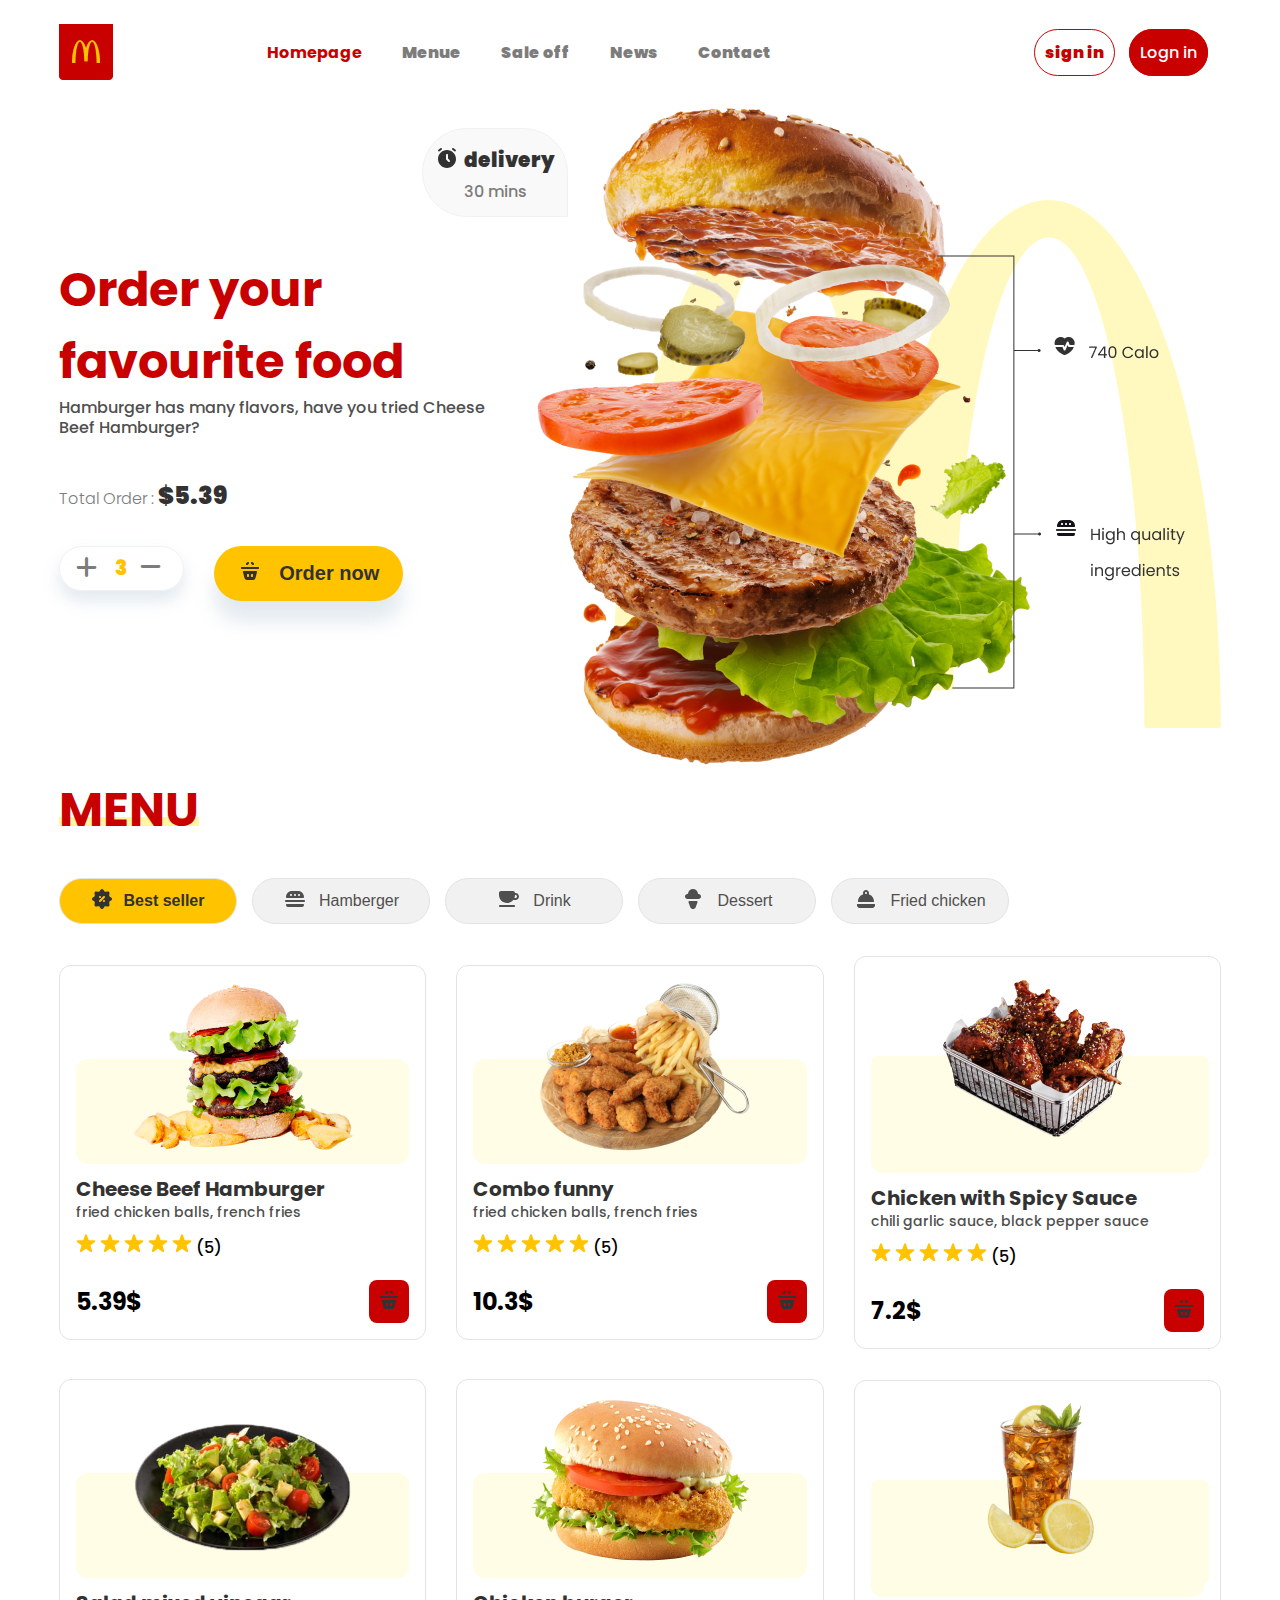
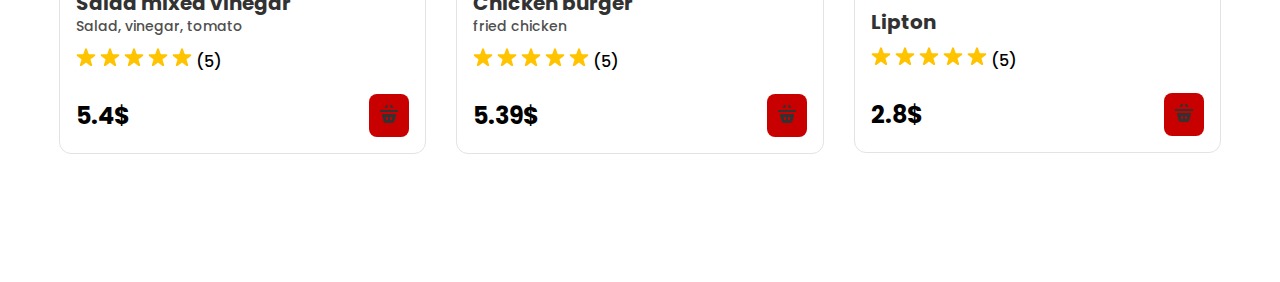
<file: index.html>
<!DOCTYPE html>
<html lang="en">
  <head>
    <meta charset="UTF-8" />
    <meta name="viewport" content="width=device-width, initial-scale=1.0" />
    <title>food.project</title>
    <link rel="stylesheet" href="style.css" />
    <link
      rel="stylesheet"
      href="https://cdnjs.cloudflare.com/ajax/libs/font-awesome/6.7.2/css/all.min.css"
    />
    <link rel="stylesheet" href="Media.css" />
  </head>
  <body>
    <header class="main-header">
      <div class="container-site">
        <div class="navigation">
          <img src="imgs/lgo.png" alt="" />
          <ul>
            <li><a href="#">Homepage</a></li>
            <li><a href="#">Menue</a></li>
            <li><a href="#">Sale off</a></li>
            <li><a href="#">News</a></li>
            <li><a href="#">Contact</a></li>
          </ul>
          <div class="link-navigation">
            <a href="">sign in</a>
            <a href="">Logn in</a>
          </div>
          <div class="icon-menu">
            <input type="checkbox" name="menu" id="menu" hidden />
            <label for="menu">
              <img src="imgs/Shape.png" alt="" class="img-icon" />
              <i
                class="fa fa-close"
                id="close-icon"
                style="font-size: 32px"
              ></i>
            </label>
            <ul class="nav-menu-sidebar">
              <li><a href="#">Homepage</a></li>
              <li><a href="#">Menue</a></li>
              <li><a href="#">Sale off</a></li>
              <li><a href="#">News</a></li>
              <li><a href="#">Contact</a></li>
            </ul>
          </div>
        </div>
        <div class="header-bottom">
          <div class="content-left">
            <h1>Order your favourite food</h1>
            <p>
              Hamburger has many flavors, have you tried Cheese Beef Hamburger?
            </p>
            <div class="order-food order-food-desktop">
              <div class="text-price-order">
                <span>Total Order :</span>
                <span>$5.39</span>
              </div>
              <div class="action-order">
                <div class="btn-action-order">
                  <i class="fa fa-plus btn-minus" style="font-size: 24px"></i>

                  <span>3</span>
                  <i style="font-size: 24px" class="fa btn-minus">&#xf068;</i>
                </div>

                <button class="order-now">
                  <img src="imgs/Shopping Basket.png" alt="" />
                  <p>Order now</p>
                </button>
              </div>
            </div>
          </div>
          <div class="content-right">
            <img src="imgs/Group 15 (2).png" alt="" />
            <div class="svg-delivery">
              <div>
                <svg
                  width="24"
                  height="24"
                  viewBox="0 0 24 24"
                  fill="none"
                  xmlns="http://www.w3.org/2000/svg"
                >
                  <path
                    fill-rule="evenodd"
                    clip-rule="evenodd"
                    d="M3 13C3 8.02944 7.02944 4 12 4C16.9706 4 21 8.02944 21 13C21 17.9706 16.9706 22 12 22C7.02944 22 3 17.9706 3 13ZM13 9C13 8.44772 12.5523 8 12 8C11.4477 8 11 8.44772 11 9V13C11 13.2652 11.1054 13.5196 11.2929 13.7071L13.2929 15.7071C13.6834 16.0976 14.3166 16.0976 14.7071 15.7071C15.0976 15.3166 15.0976 14.6834 14.7071 14.2929L13 12.5858V9Z"
                    fill="#323232"
                  />
                  <path
                    d="M4.60006 5.30006C4.15823 5.63143 3.53143 5.54189 3.20006 5.10006C2.86869 4.65823 2.95823 4.03143 3.40006 3.70006L5.40006 2.20006C5.84189 1.86869 6.46869 1.95823 6.80006 2.40006C7.13143 2.84189 7.04189 3.46869 6.60006 3.80006L4.60006 5.30006Z"
                    fill="#323232"
                  />
                  <path
                    d="M18.6001 2.20018C18.1582 1.86881 17.5314 1.95835 17.2001 2.40018C16.8687 2.842 16.9582 3.46881 17.4001 3.80018L19.4001 5.30018C19.8419 5.63155 20.4687 5.542 20.8001 5.10018C21.1314 4.65835 21.0419 4.03155 20.6001 3.70018L18.6001 2.20018Z"
                    fill="#323232"
                  />
                </svg>
                <span> delivery </span>
              </div>
              <span>30 mins</span>
            </div>
            <div class="order-food order-food-mobile">
              <div class="text-price-order">
                <span>Total Order :</span>
                <span>$5.39</span>
              </div>
              <div class="action-order">
                <div class="btn-action-order">
                  <i class="fa fa-plus btn-minus" style="font-size: 24px"></i>

                  <span>3</span>
                  <i style="font-size: 24px" class="fa btn-minus">&#xf068;</i>
                </div>

                <button class="order-now">
                  <img src="imgs/Shopping Basket.png" alt="" />
                  <p>Order now</p>
                </button>
              </div>
            </div>
          </div>
        </div>
      </div>
    </header>

    <main>
      <div class="section_food">
        <div class="container-site">
          <div class="row_title_section_food">
            <h4>
              Menu
              <div class="line_bottom_row_title"></div>
            </h4>
          </div>
          <div class="row_button_category">
            <button class="button_active_category">
              <object data="" type="">
                <svg
                  width="20"
                  height="20"
                  viewBox="0 0 20 20"
                  fill="none"
                  xmlns="http://www.w3.org/2000/svg"
                >
                  <path
                    fill-rule="evenodd"
                    clip-rule="evenodd"
                    d="M11.2192 0.607955C10.607 -0.199478 9.39313 -0.199478 8.78089 0.607955L7.40685 2.42007C7.18852 2.70802 6.83181 2.85577 6.47381 2.80655L4.22086 2.49678C3.21701 2.35876 2.3587 3.21707 2.49672 4.22092L2.80648 6.47387C2.85571 6.83187 2.70796 7.18858 2.42001 7.40692L0.607894 8.78095C-0.199539 9.39319 -0.199539 10.607 0.607894 11.2193L2.42001 12.5933C2.70796 12.8116 2.85571 13.1683 2.80648 13.5263L2.49672 15.7793C2.3587 16.7831 3.217 17.6415 4.22086 17.5034L6.47381 17.1937C6.83181 17.1444 7.18852 17.2922 7.40685 17.5801L8.78089 19.3923C9.39313 20.1997 10.607 20.1997 11.2192 19.3923L12.5932 17.5801C12.8116 17.2922 13.1683 17.1444 13.5263 17.1937L15.7792 17.5034C16.7831 17.6415 17.6414 16.7831 17.5034 15.7793L17.1936 13.5263C17.1444 13.1683 17.2921 12.8116 17.5801 12.5933L19.3922 11.2193C20.1996 10.607 20.1996 9.39319 19.3922 8.78095L17.5801 7.40692C17.2921 7.18858 17.1444 6.83187 17.1936 6.47387L17.5034 4.22092C17.6414 3.21707 16.7831 2.35876 15.7792 2.49678L13.5263 2.80655C13.1683 2.85577 12.8116 2.70802 12.5932 2.42007L11.2192 0.607955ZM12.707 7.2929C12.3165 6.90237 11.6834 6.90237 11.2928 7.2929L7.29283 11.2929C6.90231 11.6834 6.90231 12.3166 7.29283 12.7071C7.68336 13.0976 8.31652 13.0976 8.70705 12.7071L12.707 8.70711C13.0976 8.31658 13.0976 7.68342 12.707 7.2929ZM7.99994 9C7.44766 9 6.99994 8.55229 6.99994 8C6.99994 7.44772 7.44766 7 7.99994 7C8.55223 7 8.99994 7.44772 8.99994 8C8.99994 8.55229 8.55223 9 7.99994 9ZM11.9999 13C12.5522 13 12.9999 12.5523 12.9999 12C12.9999 11.4477 12.5522 11 11.9999 11C11.4477 11 10.9999 11.4477 10.9999 12C10.9999 12.5523 11.4477 13 11.9999 13Z"
                    fill="#323232"
                  />
                </svg>
              </object>

              <span>Best seller</span>
            </button>
            <button>
              <object data="" type="">
                <svg
                  xmlns="http://www.w3.org/2000/svg"
                  width="24"
                  height="24"
                  viewBox="0 0 24 24"
                  fill="none"
                >
                  <path
                    d="M2 14C2 13.4477 2.44772 13 3 13H21C21.5523 13 22 13.4477 22 14C22 14.5523 21.5523 15 21 15H3C2.44772 15 2 14.5523 2 14Z"
                    fill="#504F4F"
                  />
                  <path
                    fill-rule="evenodd"
                    clip-rule="evenodd"
                    d="M3 10C3 6.68629 5.68629 4 9 4H15C18.3137 4 21 6.68629 21 10C21 10.5523 20.5523 11 20 11H4C3.44772 11 3 10.5523 3 10ZM9 8C9 8.55228 8.55228 9 8 9C7.44772 9 7 8.55228 7 8C7 7.44772 7.44772 7 8 7C8.55228 7 9 7.44772 9 8ZM12 9C12.5523 9 13 8.55228 13 8C13 7.44772 12.5523 7 12 7C11.4477 7 11 7.44772 11 8C11 8.55228 11.4477 9 12 9ZM17 8C17 8.55228 16.5523 9 16 9C15.4477 9 15 8.55228 15 8C15 7.44772 15.4477 7 16 7C16.5523 7 17 7.44772 17 8Z"
                    fill="#504F4F"
                  />
                  <path
                    d="M21 18C21 19.1046 20.1046 20 19 20H5C3.89543 20 3 19.1046 3 18C3 17.4477 3.44772 17 4 17H20C20.5523 17 21 17.4477 21 18Z"
                    fill="#504F4F"
                  />
                </svg>
              </object>
              <span>Hamberger</span>
            </button>
            <button>
              <object data="" type="">
                <svg
                  xmlns="http://www.w3.org/2000/svg"
                  width="24"
                  height="24"
                  viewBox="0 0 24 24"
                  fill="none"
                >
                  <path
                    d="M2 19C2 18.4477 2.44772 18 3 18H17C17.5523 18 18 18.4477 18 19C18 19.5523 17.5523 20 17 20H3C2.44772 20 2 19.5523 2 19Z"
                    fill="#504F4F"
                  />
                  <path
                    fill-rule="evenodd"
                    clip-rule="evenodd"
                    d="M4 4C2.89543 4 2 4.89543 2 6V8C2 12.4183 5.58172 16 10 16C12.5264 16 14.7793 14.8289 16.2454 13H18.5C20.433 13 22 11.433 22 9.5C22 7.567 20.433 6 18.5 6H18C18 4.89543 17.1046 4 16 4H4ZM18 8C18 9.0609 17.7935 10.0736 17.4185 11H18.5C19.3284 11 20 10.3284 20 9.5C20 8.67157 19.3284 8 18.5 8H18Z"
                    fill="#504F4F"
                  />
                </svg>
              </object>
              <span>Drink</span>
            </button>
            <button>
              <object data="" type="">
                <svg
                  xmlns="http://www.w3.org/2000/svg"
                  width="24"
                  height="24"
                  viewBox="0 0 24 24"
                  fill="none"
                >
                  <path
                    d="M7.50668 15.3511C7.26153 14.6974 7.74481 14 8.44301 14H15.557C16.2552 14 16.7385 14.6974 16.4933 15.3511L14.7023 20.1273C14.2799 21.2538 13.203 22 12 22C10.797 22 9.72017 21.2538 9.29777 20.1273L7.50668 15.3511Z"
                    fill="#504F4F"
                  />
                  <path
                    fill-rule="evenodd"
                    clip-rule="evenodd"
                    d="M16.9754 6.5007C17.0026 6.7755 17.2239 7 17.5 7C18.8807 7 20 8.11929 20 9.5C20 10.8807 18.8807 12 17.5 12H12H6.5C5.11929 12 4 10.8807 4 9.5C4 8.11929 5.11929 7 6.5 7C6.77614 7 6.99737 6.7755 7.02462 6.5007C7.27516 3.9737 9.40709 2 12 2C14.5929 2 16.7248 3.9737 16.9754 6.5007Z"
                    fill="#504F4F"
                  />
                </svg>
              </object>
              <span>Dessert</span>
            </button>
            <button>
              <object data="" type="">
                <svg
                  xmlns="http://www.w3.org/2000/svg"
                  width="24"
                  height="24"
                  viewBox="0 0 24 24"
                  fill="none"
                >
                  <path
                    d="M3 17.8C3 17.3582 3.35817 17 3.8 17H20.2C20.6418 17 21 17.3582 21 17.8C21 19.5673 19.5673 21 17.8 21H6.2C4.43269 21 3 19.5673 3 17.8Z"
                    fill="#504F4F"
                  />
                  <path
                    fill-rule="evenodd"
                    clip-rule="evenodd"
                    d="M3.8 17C3.35817 17 3 17.3582 3 17.8C3 19.5673 4.43269 21 6.2 21H17.8C19.5673 21 21 19.5673 21 17.8C21 17.3582 20.6418 17 20.2 17H3.8Z"
                    fill="#504F4F"
                  />
                  <path
                    fill-rule="evenodd"
                    clip-rule="evenodd"
                    d="M14.6785 7.35254C14.8842 6.94614 15 6.4866 15 6C15 4.34315 13.6569 3 12 3C10.3431 3 9 4.34315 9 6C9 6.4866 9.11585 6.94614 9.32147 7.35254C6.23647 8.32706 4 11.2119 4 14.619C4 14.8294 4.17056 15 4.38095 15H19.619C19.8294 15 20 14.8294 20 14.619C20 11.2119 17.7635 8.32706 14.6785 7.35254ZM13 6C13 6.55228 12.5523 7 12 7C11.4477 7 11 6.55228 11 6C11 5.44772 11.4477 5 12 5C12.5523 5 13 5.44772 13 6Z"
                    fill="#504F4F"
                  />
                </svg>
              </object>
              <span>Fried chicken</span>
            </button>
          </div>
          <div class="row-grid-food-products">
            <div class="grid-item-food">
              <div class="img-grid-item-food">
                <img src="imgs/2 (1).png" alt="" />
                <div></div>
              </div>
              <div class="info-grid-item-food">
                <h5>Cheese Beef Hamburger</h5>
                <p>fried chicken balls, french fries</p>
                <div class="score-grid-item-food">
                  <svg
                    width="20"
                    height="19"
                    viewBox="0 0 20 19"
                    fill="none"
                    xmlns="http://www.w3.org/2000/svg"
                  >
                    <path
                      d="M9.04894 0.927052C9.3483 0.00574112 10.6517 0.00573993 10.9511 0.927051L12.4697 5.60081C12.6035 6.01284 12.9875 6.2918 13.4207 6.2918H18.335C19.3037 6.2918 19.7065 7.53141 18.9228 8.10081L14.947 10.9894C14.5966 11.244 14.4499 11.6954 14.5838 12.1074L16.1024 16.7812C16.4017 17.7025 15.3472 18.4686 14.5635 17.8992L10.5878 15.0106C10.2373 14.756 9.7627 14.756 9.41221 15.0106L5.43648 17.8992C4.65276 18.4686 3.59828 17.7025 3.89763 16.7812L5.41623 12.1074C5.55011 11.6954 5.40345 11.244 5.05296 10.9894L1.07722 8.10081C0.293507 7.53141 0.696283 6.2918 1.66501 6.2918H6.57929C7.01252 6.2918 7.39647 6.01284 7.53035 5.60081L9.04894 0.927052Z"
                      fill="#FFC300"
                    />
                  </svg>
                  <svg
                    width="20"
                    height="19"
                    viewBox="0 0 20 19"
                    fill="none"
                    xmlns="http://www.w3.org/2000/svg"
                  >
                    <path
                      d="M9.04894 0.927052C9.3483 0.00574112 10.6517 0.00573993 10.9511 0.927051L12.4697 5.60081C12.6035 6.01284 12.9875 6.2918 13.4207 6.2918H18.335C19.3037 6.2918 19.7065 7.53141 18.9228 8.10081L14.947 10.9894C14.5966 11.244 14.4499 11.6954 14.5838 12.1074L16.1024 16.7812C16.4017 17.7025 15.3472 18.4686 14.5635 17.8992L10.5878 15.0106C10.2373 14.756 9.7627 14.756 9.41221 15.0106L5.43648 17.8992C4.65276 18.4686 3.59828 17.7025 3.89763 16.7812L5.41623 12.1074C5.55011 11.6954 5.40345 11.244 5.05296 10.9894L1.07722 8.10081C0.293507 7.53141 0.696283 6.2918 1.66501 6.2918H6.57929C7.01252 6.2918 7.39647 6.01284 7.53035 5.60081L9.04894 0.927052Z"
                      fill="#FFC300"
                    />
                  </svg>
                  <svg
                    width="20"
                    height="19"
                    viewBox="0 0 20 19"
                    fill="none"
                    xmlns="http://www.w3.org/2000/svg"
                  >
                    <path
                      d="M9.04894 0.927052C9.3483 0.00574112 10.6517 0.00573993 10.9511 0.927051L12.4697 5.60081C12.6035 6.01284 12.9875 6.2918 13.4207 6.2918H18.335C19.3037 6.2918 19.7065 7.53141 18.9228 8.10081L14.947 10.9894C14.5966 11.244 14.4499 11.6954 14.5838 12.1074L16.1024 16.7812C16.4017 17.7025 15.3472 18.4686 14.5635 17.8992L10.5878 15.0106C10.2373 14.756 9.7627 14.756 9.41221 15.0106L5.43648 17.8992C4.65276 18.4686 3.59828 17.7025 3.89763 16.7812L5.41623 12.1074C5.55011 11.6954 5.40345 11.244 5.05296 10.9894L1.07722 8.10081C0.293507 7.53141 0.696283 6.2918 1.66501 6.2918H6.57929C7.01252 6.2918 7.39647 6.01284 7.53035 5.60081L9.04894 0.927052Z"
                      fill="#FFC300"
                    />
                  </svg>
                  <svg
                    width="20"
                    height="19"
                    viewBox="0 0 20 19"
                    fill="none"
                    xmlns="http://www.w3.org/2000/svg"
                  >
                    <path
                      d="M9.04894 0.927052C9.3483 0.00574112 10.6517 0.00573993 10.9511 0.927051L12.4697 5.60081C12.6035 6.01284 12.9875 6.2918 13.4207 6.2918H18.335C19.3037 6.2918 19.7065 7.53141 18.9228 8.10081L14.947 10.9894C14.5966 11.244 14.4499 11.6954 14.5838 12.1074L16.1024 16.7812C16.4017 17.7025 15.3472 18.4686 14.5635 17.8992L10.5878 15.0106C10.2373 14.756 9.7627 14.756 9.41221 15.0106L5.43648 17.8992C4.65276 18.4686 3.59828 17.7025 3.89763 16.7812L5.41623 12.1074C5.55011 11.6954 5.40345 11.244 5.05296 10.9894L1.07722 8.10081C0.293507 7.53141 0.696283 6.2918 1.66501 6.2918H6.57929C7.01252 6.2918 7.39647 6.01284 7.53035 5.60081L9.04894 0.927052Z"
                      fill="#FFC300"
                    />
                  </svg>
                  <svg
                    width="20"
                    height="19"
                    viewBox="0 0 20 19"
                    fill="none"
                    xmlns="http://www.w3.org/2000/svg"
                  >
                    <path
                      d="M9.04894 0.927052C9.3483 0.00574112 10.6517 0.00573993 10.9511 0.927051L12.4697 5.60081C12.6035 6.01284 12.9875 6.2918 13.4207 6.2918H18.335C19.3037 6.2918 19.7065 7.53141 18.9228 8.10081L14.947 10.9894C14.5966 11.244 14.4499 11.6954 14.5838 12.1074L16.1024 16.7812C16.4017 17.7025 15.3472 18.4686 14.5635 17.8992L10.5878 15.0106C10.2373 14.756 9.7627 14.756 9.41221 15.0106L5.43648 17.8992C4.65276 18.4686 3.59828 17.7025 3.89763 16.7812L5.41623 12.1074C5.55011 11.6954 5.40345 11.244 5.05296 10.9894L1.07722 8.10081C0.293507 7.53141 0.696283 6.2918 1.66501 6.2918H6.57929C7.01252 6.2918 7.39647 6.01284 7.53035 5.60081L9.04894 0.927052Z"
                      fill="#FFC300"
                    />
                  </svg>
                  (5)
                </div>
                <div class="bottom-grid-item-food">
                  <span>5.39$</span>
                  <button>
                    <img
                      src="imgs/Shopping Basket.png"
                      style="color: #fff"
                      alt=""
                    />
                  </button>
                </div>
              </div>
            </div>
            <div class="grid-item-food">
              <div class="img-grid-item-food">
                <div class="Badge-Discount">
                  <svg
                    width="48"
                    height="48"
                    viewBox="0 0 48 48"
                    fill="none"
                    xmlns="http://www.w3.org/2000/svg"
                  >
                    <g clip-path="url(#clip0_1_205)">
                      <path
                        fill-rule="evenodd"
                        clip-rule="evenodd"
                        d="M27.834 2.50835C26.5112 0.7639 23.8888 0.7639 22.566 2.50835L19.5974 6.4234C19.1257 7.04552 18.3551 7.36473 17.5816 7.25839L12.7141 6.58914C10.5453 6.29094 8.69094 8.14531 8.98914 10.3141L9.65838 15.1816C9.76473 15.9551 9.44551 16.7257 8.8234 17.1974L4.90834 20.166C3.16389 21.4888 3.16389 24.1112 4.90834 25.434L8.8234 28.4026C9.44551 28.8743 9.76473 29.645 9.65838 30.4184L8.98914 35.2859C8.69094 37.4547 10.5453 39.3091 12.7141 39.0109L17.5816 38.3416C18.3551 38.2353 19.1257 38.5545 19.5974 39.1766L22.566 43.0917C23.8888 44.8361 26.5112 44.8361 27.834 43.0917L30.8026 39.1766C31.2743 38.5545 32.045 38.2353 32.8184 38.3416L37.6859 39.0109C39.8547 39.3091 41.7091 37.4547 41.4109 35.2859L40.7416 30.4184C40.6353 29.645 40.9545 28.8743 41.5766 28.4026L45.4917 25.434C47.2361 24.1112 47.2361 21.4888 45.4917 20.166L41.5766 17.1974C40.9545 16.7257 40.6353 15.9551 40.7416 15.1816L41.4109 10.3141C41.7091 8.14532 39.8547 6.29094 37.6859 6.58914L32.8184 7.25839C32.045 7.36473 31.2743 7.04552 30.8026 6.4234L27.834 2.50835Z"
                        fill="#FFC300"
                      />
                      <path
                        d="M17.9384 30.3096C17.4208 30.5013 16.9223 30.5835 16.443 30.5562C15.9685 30.5187 15.5552 30.3817 15.2031 30.1452C14.8484 29.9012 14.588 29.5668 14.4222 29.142L15.5138 28.7378C15.6874 29.0915 15.9527 29.3473 16.3097 29.5051C16.6715 29.6527 17.1074 29.632 17.6176 29.4431C18.1052 29.2626 18.4434 29.0009 18.6321 28.658C18.8255 28.3049 18.8514 27.937 18.7097 27.5544C18.5986 27.2543 18.4258 27.041 18.1913 26.9146C17.9568 26.7881 17.6977 26.722 17.414 26.7161C17.1303 26.7103 16.7576 26.7289 16.2958 26.7719C15.7281 26.8285 15.2618 26.8477 14.8967 26.8293C14.5391 26.8081 14.195 26.6967 13.8643 26.495C13.5384 26.2829 13.2852 25.9331 13.1046 25.4454C12.9463 25.0178 12.9148 24.5987 13.0101 24.188C13.1055 23.7774 13.3149 23.4098 13.6383 23.0853C13.9693 22.758 14.3898 22.4999 14.9 22.311C15.6352 22.0388 16.3034 22.0004 16.9047 22.1957C17.5134 22.3883 17.9603 22.7774 18.2454 23.3628L17.12 23.7795C16.9714 23.4933 16.7166 23.2891 16.3557 23.1668C15.992 23.037 15.5813 23.0568 15.1237 23.2263C14.6961 23.3846 14.3889 23.6263 14.2021 23.9514C14.0126 24.269 13.9915 24.6266 14.1387 25.0242C14.2443 25.3093 14.4092 25.5127 14.6334 25.6344C14.8651 25.7533 15.1153 25.8185 15.384 25.8299C15.6574 25.831 16.0301 25.8125 16.5022 25.7741C17.0726 25.725 17.5418 25.7134 17.9096 25.7393C18.2747 25.7576 18.624 25.8714 18.9574 26.0807C19.288 26.2824 19.545 26.6309 19.7284 27.126C19.87 27.5086 19.9021 27.9062 19.8245 28.3188C19.747 28.7315 19.5483 29.1164 19.2284 29.4737C18.9086 29.831 18.4786 30.1096 17.9384 30.3096ZM20.4944 25.7419C20.261 25.1117 20.1844 24.5131 20.2645 23.946C20.3417 23.3714 20.5531 22.8709 20.8985 22.4444C21.2514 22.0152 21.7017 21.6991 22.2494 21.4963C22.7895 21.2963 23.3015 21.239 23.7852 21.3243C24.2689 21.4097 24.6736 21.5925 24.9992 21.8729L24.5825 20.7476L25.6178 20.3642L27.9013 26.5311L26.866 26.9144L26.4409 25.7666C26.3717 26.2017 26.179 26.6143 25.8628 27.0044C25.5513 27.3842 25.1292 27.6727 24.5965 27.8699C24.0489 28.0727 23.5037 28.121 22.9611 28.0148C22.4184 27.9086 21.9293 27.6589 21.4937 27.2657C21.058 26.8725 20.7249 26.3646 20.4944 25.7419ZM25.7201 23.8198C25.5479 23.3546 25.3041 22.9842 24.9887 22.7086C24.6734 22.4329 24.3211 22.2648 23.9318 22.2042C23.5473 22.1333 23.1637 22.1687 22.7811 22.3104C22.3985 22.452 22.083 22.6712 21.8345 22.968C21.5861 23.2647 21.432 23.6203 21.3722 24.0349C21.3125 24.4494 21.3687 24.8893 21.5409 25.3544C21.7159 25.827 21.9625 26.2049 22.2806 26.4881C22.596 26.7637 22.9459 26.937 23.3304 27.0079C23.7122 27.0713 24.0944 27.0321 24.477 26.8905C24.8596 26.7488 25.1751 26.5296 25.4236 26.2329C25.6767 25.9259 25.8332 25.5651 25.8929 25.1505C25.9499 24.7285 25.8923 24.2849 25.7201 23.8198ZM27.5724 17.1836L30.6559 25.5111L29.6318 25.8903L26.5484 17.5628L27.5724 17.1836ZM36.7986 19.4617C36.8709 19.6568 36.936 19.8672 36.9941 20.0931L32.0651 21.9182C32.3276 22.512 32.7103 22.912 33.2132 23.1182C33.7208 23.3141 34.2447 23.3121 34.7849 23.1121C35.2275 22.9482 35.5576 22.7108 35.7752 22.3999C35.9975 22.0787 36.1048 21.7234 36.097 21.3338L37.1999 20.9255C37.2543 21.5792 37.1034 22.1854 36.7471 22.7438C36.3881 23.2948 35.841 23.7064 35.1057 23.9786C34.5206 24.1953 33.9468 24.2584 33.3844 24.1681C32.8296 24.075 32.332 23.8369 31.8916 23.454C31.4485 23.0636 31.1088 22.5496 30.8727 21.9119C30.6366 21.2742 30.5572 20.668 30.6345 20.0934C30.7117 19.5189 30.932 19.0193 31.2952 18.5948C31.6631 18.16 32.1471 17.8314 32.7473 17.6092C33.3325 17.3925 33.8974 17.3284 34.4419 17.4168C34.9865 17.5052 35.4622 17.73 35.8689 18.0913C36.2804 18.4422 36.5903 18.899 36.7986 19.4617ZM35.6617 19.6396C35.5172 19.2495 35.3073 18.9476 35.032 18.7339C34.7539 18.5127 34.4384 18.3864 34.0855 18.3549C33.7374 18.3132 33.3832 18.359 33.0231 18.4924C32.5055 18.6841 32.124 19.013 31.8786 19.4792C31.6407 19.9427 31.6038 20.4767 31.768 21.0813L35.6617 19.6396Z"
                        fill="#D62822"
                      />
                    </g>
                    <defs>
                      <clipPath id="clip0_1_205">
                        <rect width="48" height="48" fill="white" />
                      </clipPath>
                    </defs>
                  </svg>
                </div>
                <img src="imgs/1.png" alt="" />
                <div></div>
              </div>
              <div class="info-grid-item-food">
                <h5>Combo funny</h5>
                <p>fried chicken balls, french fries</p>
                <div class="score-grid-item-food">
                  <svg
                    width="20"
                    height="19"
                    viewBox="0 0 20 19"
                    fill="none"
                    xmlns="http://www.w3.org/2000/svg"
                  >
                    <path
                      d="M9.04894 0.927052C9.3483 0.00574112 10.6517 0.00573993 10.9511 0.927051L12.4697 5.60081C12.6035 6.01284 12.9875 6.2918 13.4207 6.2918H18.335C19.3037 6.2918 19.7065 7.53141 18.9228 8.10081L14.947 10.9894C14.5966 11.244 14.4499 11.6954 14.5838 12.1074L16.1024 16.7812C16.4017 17.7025 15.3472 18.4686 14.5635 17.8992L10.5878 15.0106C10.2373 14.756 9.7627 14.756 9.41221 15.0106L5.43648 17.8992C4.65276 18.4686 3.59828 17.7025 3.89763 16.7812L5.41623 12.1074C5.55011 11.6954 5.40345 11.244 5.05296 10.9894L1.07722 8.10081C0.293507 7.53141 0.696283 6.2918 1.66501 6.2918H6.57929C7.01252 6.2918 7.39647 6.01284 7.53035 5.60081L9.04894 0.927052Z"
                      fill="#FFC300"
                    />
                  </svg>
                  <svg
                    width="20"
                    height="19"
                    viewBox="0 0 20 19"
                    fill="none"
                    xmlns="http://www.w3.org/2000/svg"
                  >
                    <path
                      d="M9.04894 0.927052C9.3483 0.00574112 10.6517 0.00573993 10.9511 0.927051L12.4697 5.60081C12.6035 6.01284 12.9875 6.2918 13.4207 6.2918H18.335C19.3037 6.2918 19.7065 7.53141 18.9228 8.10081L14.947 10.9894C14.5966 11.244 14.4499 11.6954 14.5838 12.1074L16.1024 16.7812C16.4017 17.7025 15.3472 18.4686 14.5635 17.8992L10.5878 15.0106C10.2373 14.756 9.7627 14.756 9.41221 15.0106L5.43648 17.8992C4.65276 18.4686 3.59828 17.7025 3.89763 16.7812L5.41623 12.1074C5.55011 11.6954 5.40345 11.244 5.05296 10.9894L1.07722 8.10081C0.293507 7.53141 0.696283 6.2918 1.66501 6.2918H6.57929C7.01252 6.2918 7.39647 6.01284 7.53035 5.60081L9.04894 0.927052Z"
                      fill="#FFC300"
                    />
                  </svg>
                  <svg
                    width="20"
                    height="19"
                    viewBox="0 0 20 19"
                    fill="none"
                    xmlns="http://www.w3.org/2000/svg"
                  >
                    <path
                      d="M9.04894 0.927052C9.3483 0.00574112 10.6517 0.00573993 10.9511 0.927051L12.4697 5.60081C12.6035 6.01284 12.9875 6.2918 13.4207 6.2918H18.335C19.3037 6.2918 19.7065 7.53141 18.9228 8.10081L14.947 10.9894C14.5966 11.244 14.4499 11.6954 14.5838 12.1074L16.1024 16.7812C16.4017 17.7025 15.3472 18.4686 14.5635 17.8992L10.5878 15.0106C10.2373 14.756 9.7627 14.756 9.41221 15.0106L5.43648 17.8992C4.65276 18.4686 3.59828 17.7025 3.89763 16.7812L5.41623 12.1074C5.55011 11.6954 5.40345 11.244 5.05296 10.9894L1.07722 8.10081C0.293507 7.53141 0.696283 6.2918 1.66501 6.2918H6.57929C7.01252 6.2918 7.39647 6.01284 7.53035 5.60081L9.04894 0.927052Z"
                      fill="#FFC300"
                    />
                  </svg>
                  <svg
                    width="20"
                    height="19"
                    viewBox="0 0 20 19"
                    fill="none"
                    xmlns="http://www.w3.org/2000/svg"
                  >
                    <path
                      d="M9.04894 0.927052C9.3483 0.00574112 10.6517 0.00573993 10.9511 0.927051L12.4697 5.60081C12.6035 6.01284 12.9875 6.2918 13.4207 6.2918H18.335C19.3037 6.2918 19.7065 7.53141 18.9228 8.10081L14.947 10.9894C14.5966 11.244 14.4499 11.6954 14.5838 12.1074L16.1024 16.7812C16.4017 17.7025 15.3472 18.4686 14.5635 17.8992L10.5878 15.0106C10.2373 14.756 9.7627 14.756 9.41221 15.0106L5.43648 17.8992C4.65276 18.4686 3.59828 17.7025 3.89763 16.7812L5.41623 12.1074C5.55011 11.6954 5.40345 11.244 5.05296 10.9894L1.07722 8.10081C0.293507 7.53141 0.696283 6.2918 1.66501 6.2918H6.57929C7.01252 6.2918 7.39647 6.01284 7.53035 5.60081L9.04894 0.927052Z"
                      fill="#FFC300"
                    />
                  </svg>
                  <svg
                    width="20"
                    height="19"
                    viewBox="0 0 20 19"
                    fill="none"
                    xmlns="http://www.w3.org/2000/svg"
                  >
                    <path
                      d="M9.04894 0.927052C9.3483 0.00574112 10.6517 0.00573993 10.9511 0.927051L12.4697 5.60081C12.6035 6.01284 12.9875 6.2918 13.4207 6.2918H18.335C19.3037 6.2918 19.7065 7.53141 18.9228 8.10081L14.947 10.9894C14.5966 11.244 14.4499 11.6954 14.5838 12.1074L16.1024 16.7812C16.4017 17.7025 15.3472 18.4686 14.5635 17.8992L10.5878 15.0106C10.2373 14.756 9.7627 14.756 9.41221 15.0106L5.43648 17.8992C4.65276 18.4686 3.59828 17.7025 3.89763 16.7812L5.41623 12.1074C5.55011 11.6954 5.40345 11.244 5.05296 10.9894L1.07722 8.10081C0.293507 7.53141 0.696283 6.2918 1.66501 6.2918H6.57929C7.01252 6.2918 7.39647 6.01284 7.53035 5.60081L9.04894 0.927052Z"
                      fill="#FFC300"
                    />
                  </svg>
                  (5)
                </div>
                <div class="bottom-grid-item-food">
                  <span>10.3$</span>
                  <button>
                    <img
                      src="imgs/Shopping Basket.png"
                      style="color: #fff"
                      alt=""
                    />
                  </button>
                </div>
              </div>
            </div>
            <div class="grid-item-food">
              <div class="img-grid-item-food">
                <img src="imgs/image tab.png" alt="" />
                <div></div>
              </div>
              <div class="info-grid-item-food">
                <h5>‌Chicken with Spicy Sauce</h5>
                <p>‌chili garlic sauce, black pepper sauce</p>
                <div class="score-grid-item-food">
                  <svg
                    width="20"
                    height="19"
                    viewBox="0 0 20 19"
                    fill="none"
                    xmlns="http://www.w3.org/2000/svg"
                  >
                    <path
                      d="M9.04894 0.927052C9.3483 0.00574112 10.6517 0.00573993 10.9511 0.927051L12.4697 5.60081C12.6035 6.01284 12.9875 6.2918 13.4207 6.2918H18.335C19.3037 6.2918 19.7065 7.53141 18.9228 8.10081L14.947 10.9894C14.5966 11.244 14.4499 11.6954 14.5838 12.1074L16.1024 16.7812C16.4017 17.7025 15.3472 18.4686 14.5635 17.8992L10.5878 15.0106C10.2373 14.756 9.7627 14.756 9.41221 15.0106L5.43648 17.8992C4.65276 18.4686 3.59828 17.7025 3.89763 16.7812L5.41623 12.1074C5.55011 11.6954 5.40345 11.244 5.05296 10.9894L1.07722 8.10081C0.293507 7.53141 0.696283 6.2918 1.66501 6.2918H6.57929C7.01252 6.2918 7.39647 6.01284 7.53035 5.60081L9.04894 0.927052Z"
                      fill="#FFC300"
                    />
                  </svg>
                  <svg
                    width="20"
                    height="19"
                    viewBox="0 0 20 19"
                    fill="none"
                    xmlns="http://www.w3.org/2000/svg"
                  >
                    <path
                      d="M9.04894 0.927052C9.3483 0.00574112 10.6517 0.00573993 10.9511 0.927051L12.4697 5.60081C12.6035 6.01284 12.9875 6.2918 13.4207 6.2918H18.335C19.3037 6.2918 19.7065 7.53141 18.9228 8.10081L14.947 10.9894C14.5966 11.244 14.4499 11.6954 14.5838 12.1074L16.1024 16.7812C16.4017 17.7025 15.3472 18.4686 14.5635 17.8992L10.5878 15.0106C10.2373 14.756 9.7627 14.756 9.41221 15.0106L5.43648 17.8992C4.65276 18.4686 3.59828 17.7025 3.89763 16.7812L5.41623 12.1074C5.55011 11.6954 5.40345 11.244 5.05296 10.9894L1.07722 8.10081C0.293507 7.53141 0.696283 6.2918 1.66501 6.2918H6.57929C7.01252 6.2918 7.39647 6.01284 7.53035 5.60081L9.04894 0.927052Z"
                      fill="#FFC300"
                    />
                  </svg>
                  <svg
                    width="20"
                    height="19"
                    viewBox="0 0 20 19"
                    fill="none"
                    xmlns="http://www.w3.org/2000/svg"
                  >
                    <path
                      d="M9.04894 0.927052C9.3483 0.00574112 10.6517 0.00573993 10.9511 0.927051L12.4697 5.60081C12.6035 6.01284 12.9875 6.2918 13.4207 6.2918H18.335C19.3037 6.2918 19.7065 7.53141 18.9228 8.10081L14.947 10.9894C14.5966 11.244 14.4499 11.6954 14.5838 12.1074L16.1024 16.7812C16.4017 17.7025 15.3472 18.4686 14.5635 17.8992L10.5878 15.0106C10.2373 14.756 9.7627 14.756 9.41221 15.0106L5.43648 17.8992C4.65276 18.4686 3.59828 17.7025 3.89763 16.7812L5.41623 12.1074C5.55011 11.6954 5.40345 11.244 5.05296 10.9894L1.07722 8.10081C0.293507 7.53141 0.696283 6.2918 1.66501 6.2918H6.57929C7.01252 6.2918 7.39647 6.01284 7.53035 5.60081L9.04894 0.927052Z"
                      fill="#FFC300"
                    />
                  </svg>
                  <svg
                    width="20"
                    height="19"
                    viewBox="0 0 20 19"
                    fill="none"
                    xmlns="http://www.w3.org/2000/svg"
                  >
                    <path
                      d="M9.04894 0.927052C9.3483 0.00574112 10.6517 0.00573993 10.9511 0.927051L12.4697 5.60081C12.6035 6.01284 12.9875 6.2918 13.4207 6.2918H18.335C19.3037 6.2918 19.7065 7.53141 18.9228 8.10081L14.947 10.9894C14.5966 11.244 14.4499 11.6954 14.5838 12.1074L16.1024 16.7812C16.4017 17.7025 15.3472 18.4686 14.5635 17.8992L10.5878 15.0106C10.2373 14.756 9.7627 14.756 9.41221 15.0106L5.43648 17.8992C4.65276 18.4686 3.59828 17.7025 3.89763 16.7812L5.41623 12.1074C5.55011 11.6954 5.40345 11.244 5.05296 10.9894L1.07722 8.10081C0.293507 7.53141 0.696283 6.2918 1.66501 6.2918H6.57929C7.01252 6.2918 7.39647 6.01284 7.53035 5.60081L9.04894 0.927052Z"
                      fill="#FFC300"
                    />
                  </svg>
                  <svg
                    width="20"
                    height="19"
                    viewBox="0 0 20 19"
                    fill="none"
                    xmlns="http://www.w3.org/2000/svg"
                  >
                    <path
                      d="M9.04894 0.927052C9.3483 0.00574112 10.6517 0.00573993 10.9511 0.927051L12.4697 5.60081C12.6035 6.01284 12.9875 6.2918 13.4207 6.2918H18.335C19.3037 6.2918 19.7065 7.53141 18.9228 8.10081L14.947 10.9894C14.5966 11.244 14.4499 11.6954 14.5838 12.1074L16.1024 16.7812C16.4017 17.7025 15.3472 18.4686 14.5635 17.8992L10.5878 15.0106C10.2373 14.756 9.7627 14.756 9.41221 15.0106L5.43648 17.8992C4.65276 18.4686 3.59828 17.7025 3.89763 16.7812L5.41623 12.1074C5.55011 11.6954 5.40345 11.244 5.05296 10.9894L1.07722 8.10081C0.293507 7.53141 0.696283 6.2918 1.66501 6.2918H6.57929C7.01252 6.2918 7.39647 6.01284 7.53035 5.60081L9.04894 0.927052Z"
                      fill="#FFC300"
                    />
                  </svg>
                  (5)
                </div>
                <div class="bottom-grid-item-food">
                  <span>7.2$</span>
                  <button>
                    <img
                      src="imgs/Shopping Basket.png"
                      style="color: #fff"
                      alt=""
                    />
                  </button>
                </div>
              </div>
            </div>
            <div class="grid-item-food">
              <div class="img-grid-item-food">
                <div class="Badge-Discount">
                  <svg
                    width="48"
                    height="48"
                    viewBox="0 0 48 48"
                    fill="none"
                    xmlns="http://www.w3.org/2000/svg"
                  >
                    <g clip-path="url(#clip0_1_205)">
                      <path
                        fill-rule="evenodd"
                        clip-rule="evenodd"
                        d="M27.834 2.50835C26.5112 0.7639 23.8888 0.7639 22.566 2.50835L19.5974 6.4234C19.1257 7.04552 18.3551 7.36473 17.5816 7.25839L12.7141 6.58914C10.5453 6.29094 8.69094 8.14531 8.98914 10.3141L9.65838 15.1816C9.76473 15.9551 9.44551 16.7257 8.8234 17.1974L4.90834 20.166C3.16389 21.4888 3.16389 24.1112 4.90834 25.434L8.8234 28.4026C9.44551 28.8743 9.76473 29.645 9.65838 30.4184L8.98914 35.2859C8.69094 37.4547 10.5453 39.3091 12.7141 39.0109L17.5816 38.3416C18.3551 38.2353 19.1257 38.5545 19.5974 39.1766L22.566 43.0917C23.8888 44.8361 26.5112 44.8361 27.834 43.0917L30.8026 39.1766C31.2743 38.5545 32.045 38.2353 32.8184 38.3416L37.6859 39.0109C39.8547 39.3091 41.7091 37.4547 41.4109 35.2859L40.7416 30.4184C40.6353 29.645 40.9545 28.8743 41.5766 28.4026L45.4917 25.434C47.2361 24.1112 47.2361 21.4888 45.4917 20.166L41.5766 17.1974C40.9545 16.7257 40.6353 15.9551 40.7416 15.1816L41.4109 10.3141C41.7091 8.14532 39.8547 6.29094 37.6859 6.58914L32.8184 7.25839C32.045 7.36473 31.2743 7.04552 30.8026 6.4234L27.834 2.50835Z"
                        fill="#FFC300"
                      />
                      <path
                        d="M17.9384 30.3096C17.4208 30.5013 16.9223 30.5835 16.443 30.5562C15.9685 30.5187 15.5552 30.3817 15.2031 30.1452C14.8484 29.9012 14.588 29.5668 14.4222 29.142L15.5138 28.7378C15.6874 29.0915 15.9527 29.3473 16.3097 29.5051C16.6715 29.6527 17.1074 29.632 17.6176 29.4431C18.1052 29.2626 18.4434 29.0009 18.6321 28.658C18.8255 28.3049 18.8514 27.937 18.7097 27.5544C18.5986 27.2543 18.4258 27.041 18.1913 26.9146C17.9568 26.7881 17.6977 26.722 17.414 26.7161C17.1303 26.7103 16.7576 26.7289 16.2958 26.7719C15.7281 26.8285 15.2618 26.8477 14.8967 26.8293C14.5391 26.8081 14.195 26.6967 13.8643 26.495C13.5384 26.2829 13.2852 25.9331 13.1046 25.4454C12.9463 25.0178 12.9148 24.5987 13.0101 24.188C13.1055 23.7774 13.3149 23.4098 13.6383 23.0853C13.9693 22.758 14.3898 22.4999 14.9 22.311C15.6352 22.0388 16.3034 22.0004 16.9047 22.1957C17.5134 22.3883 17.9603 22.7774 18.2454 23.3628L17.12 23.7795C16.9714 23.4933 16.7166 23.2891 16.3557 23.1668C15.992 23.037 15.5813 23.0568 15.1237 23.2263C14.6961 23.3846 14.3889 23.6263 14.2021 23.9514C14.0126 24.269 13.9915 24.6266 14.1387 25.0242C14.2443 25.3093 14.4092 25.5127 14.6334 25.6344C14.8651 25.7533 15.1153 25.8185 15.384 25.8299C15.6574 25.831 16.0301 25.8125 16.5022 25.7741C17.0726 25.725 17.5418 25.7134 17.9096 25.7393C18.2747 25.7576 18.624 25.8714 18.9574 26.0807C19.288 26.2824 19.545 26.6309 19.7284 27.126C19.87 27.5086 19.9021 27.9062 19.8245 28.3188C19.747 28.7315 19.5483 29.1164 19.2284 29.4737C18.9086 29.831 18.4786 30.1096 17.9384 30.3096ZM20.4944 25.7419C20.261 25.1117 20.1844 24.5131 20.2645 23.946C20.3417 23.3714 20.5531 22.8709 20.8985 22.4444C21.2514 22.0152 21.7017 21.6991 22.2494 21.4963C22.7895 21.2963 23.3015 21.239 23.7852 21.3243C24.2689 21.4097 24.6736 21.5925 24.9992 21.8729L24.5825 20.7476L25.6178 20.3642L27.9013 26.5311L26.866 26.9144L26.4409 25.7666C26.3717 26.2017 26.179 26.6143 25.8628 27.0044C25.5513 27.3842 25.1292 27.6727 24.5965 27.8699C24.0489 28.0727 23.5037 28.121 22.9611 28.0148C22.4184 27.9086 21.9293 27.6589 21.4937 27.2657C21.058 26.8725 20.7249 26.3646 20.4944 25.7419ZM25.7201 23.8198C25.5479 23.3546 25.3041 22.9842 24.9887 22.7086C24.6734 22.4329 24.3211 22.2648 23.9318 22.2042C23.5473 22.1333 23.1637 22.1687 22.7811 22.3104C22.3985 22.452 22.083 22.6712 21.8345 22.968C21.5861 23.2647 21.432 23.6203 21.3722 24.0349C21.3125 24.4494 21.3687 24.8893 21.5409 25.3544C21.7159 25.827 21.9625 26.2049 22.2806 26.4881C22.596 26.7637 22.9459 26.937 23.3304 27.0079C23.7122 27.0713 24.0944 27.0321 24.477 26.8905C24.8596 26.7488 25.1751 26.5296 25.4236 26.2329C25.6767 25.9259 25.8332 25.5651 25.8929 25.1505C25.9499 24.7285 25.8923 24.2849 25.7201 23.8198ZM27.5724 17.1836L30.6559 25.5111L29.6318 25.8903L26.5484 17.5628L27.5724 17.1836ZM36.7986 19.4617C36.8709 19.6568 36.936 19.8672 36.9941 20.0931L32.0651 21.9182C32.3276 22.512 32.7103 22.912 33.2132 23.1182C33.7208 23.3141 34.2447 23.3121 34.7849 23.1121C35.2275 22.9482 35.5576 22.7108 35.7752 22.3999C35.9975 22.0787 36.1048 21.7234 36.097 21.3338L37.1999 20.9255C37.2543 21.5792 37.1034 22.1854 36.7471 22.7438C36.3881 23.2948 35.841 23.7064 35.1057 23.9786C34.5206 24.1953 33.9468 24.2584 33.3844 24.1681C32.8296 24.075 32.332 23.8369 31.8916 23.454C31.4485 23.0636 31.1088 22.5496 30.8727 21.9119C30.6366 21.2742 30.5572 20.668 30.6345 20.0934C30.7117 19.5189 30.932 19.0193 31.2952 18.5948C31.6631 18.16 32.1471 17.8314 32.7473 17.6092C33.3325 17.3925 33.8974 17.3284 34.4419 17.4168C34.9865 17.5052 35.4622 17.73 35.8689 18.0913C36.2804 18.4422 36.5903 18.899 36.7986 19.4617ZM35.6617 19.6396C35.5172 19.2495 35.3073 18.9476 35.032 18.7339C34.7539 18.5127 34.4384 18.3864 34.0855 18.3549C33.7374 18.3132 33.3832 18.359 33.0231 18.4924C32.5055 18.6841 32.124 19.013 31.8786 19.4792C31.6407 19.9427 31.6038 20.4767 31.768 21.0813L35.6617 19.6396Z"
                        fill="#D62822"
                      />
                    </g>
                    <defs>
                      <clipPath id="clip0_1_205">
                        <rect width="48" height="48" fill="white" />
                      </clipPath>
                    </defs>
                  </svg>
                </div>
                <img src="imgs/20220905-113313 1.png" alt="" />
                <div></div>
              </div>
              <div class="info-grid-item-food">
                <h5>Salad mixed vinegar</h5>
                <p>Salad, vinegar, tomato</p>
                <div class="score-grid-item-food">
                  <svg
                    width="20"
                    height="19"
                    viewBox="0 0 20 19"
                    fill="none"
                    xmlns="http://www.w3.org/2000/svg"
                  >
                    <path
                      d="M9.04894 0.927052C9.3483 0.00574112 10.6517 0.00573993 10.9511 0.927051L12.4697 5.60081C12.6035 6.01284 12.9875 6.2918 13.4207 6.2918H18.335C19.3037 6.2918 19.7065 7.53141 18.9228 8.10081L14.947 10.9894C14.5966 11.244 14.4499 11.6954 14.5838 12.1074L16.1024 16.7812C16.4017 17.7025 15.3472 18.4686 14.5635 17.8992L10.5878 15.0106C10.2373 14.756 9.7627 14.756 9.41221 15.0106L5.43648 17.8992C4.65276 18.4686 3.59828 17.7025 3.89763 16.7812L5.41623 12.1074C5.55011 11.6954 5.40345 11.244 5.05296 10.9894L1.07722 8.10081C0.293507 7.53141 0.696283 6.2918 1.66501 6.2918H6.57929C7.01252 6.2918 7.39647 6.01284 7.53035 5.60081L9.04894 0.927052Z"
                      fill="#FFC300"
                    />
                  </svg>
                  <svg
                    width="20"
                    height="19"
                    viewBox="0 0 20 19"
                    fill="none"
                    xmlns="http://www.w3.org/2000/svg"
                  >
                    <path
                      d="M9.04894 0.927052C9.3483 0.00574112 10.6517 0.00573993 10.9511 0.927051L12.4697 5.60081C12.6035 6.01284 12.9875 6.2918 13.4207 6.2918H18.335C19.3037 6.2918 19.7065 7.53141 18.9228 8.10081L14.947 10.9894C14.5966 11.244 14.4499 11.6954 14.5838 12.1074L16.1024 16.7812C16.4017 17.7025 15.3472 18.4686 14.5635 17.8992L10.5878 15.0106C10.2373 14.756 9.7627 14.756 9.41221 15.0106L5.43648 17.8992C4.65276 18.4686 3.59828 17.7025 3.89763 16.7812L5.41623 12.1074C5.55011 11.6954 5.40345 11.244 5.05296 10.9894L1.07722 8.10081C0.293507 7.53141 0.696283 6.2918 1.66501 6.2918H6.57929C7.01252 6.2918 7.39647 6.01284 7.53035 5.60081L9.04894 0.927052Z"
                      fill="#FFC300"
                    />
                  </svg>
                  <svg
                    width="20"
                    height="19"
                    viewBox="0 0 20 19"
                    fill="none"
                    xmlns="http://www.w3.org/2000/svg"
                  >
                    <path
                      d="M9.04894 0.927052C9.3483 0.00574112 10.6517 0.00573993 10.9511 0.927051L12.4697 5.60081C12.6035 6.01284 12.9875 6.2918 13.4207 6.2918H18.335C19.3037 6.2918 19.7065 7.53141 18.9228 8.10081L14.947 10.9894C14.5966 11.244 14.4499 11.6954 14.5838 12.1074L16.1024 16.7812C16.4017 17.7025 15.3472 18.4686 14.5635 17.8992L10.5878 15.0106C10.2373 14.756 9.7627 14.756 9.41221 15.0106L5.43648 17.8992C4.65276 18.4686 3.59828 17.7025 3.89763 16.7812L5.41623 12.1074C5.55011 11.6954 5.40345 11.244 5.05296 10.9894L1.07722 8.10081C0.293507 7.53141 0.696283 6.2918 1.66501 6.2918H6.57929C7.01252 6.2918 7.39647 6.01284 7.53035 5.60081L9.04894 0.927052Z"
                      fill="#FFC300"
                    />
                  </svg>
                  <svg
                    width="20"
                    height="19"
                    viewBox="0 0 20 19"
                    fill="none"
                    xmlns="http://www.w3.org/2000/svg"
                  >
                    <path
                      d="M9.04894 0.927052C9.3483 0.00574112 10.6517 0.00573993 10.9511 0.927051L12.4697 5.60081C12.6035 6.01284 12.9875 6.2918 13.4207 6.2918H18.335C19.3037 6.2918 19.7065 7.53141 18.9228 8.10081L14.947 10.9894C14.5966 11.244 14.4499 11.6954 14.5838 12.1074L16.1024 16.7812C16.4017 17.7025 15.3472 18.4686 14.5635 17.8992L10.5878 15.0106C10.2373 14.756 9.7627 14.756 9.41221 15.0106L5.43648 17.8992C4.65276 18.4686 3.59828 17.7025 3.89763 16.7812L5.41623 12.1074C5.55011 11.6954 5.40345 11.244 5.05296 10.9894L1.07722 8.10081C0.293507 7.53141 0.696283 6.2918 1.66501 6.2918H6.57929C7.01252 6.2918 7.39647 6.01284 7.53035 5.60081L9.04894 0.927052Z"
                      fill="#FFC300"
                    />
                  </svg>
                  <svg
                    width="20"
                    height="19"
                    viewBox="0 0 20 19"
                    fill="none"
                    xmlns="http://www.w3.org/2000/svg"
                  >
                    <path
                      d="M9.04894 0.927052C9.3483 0.00574112 10.6517 0.00573993 10.9511 0.927051L12.4697 5.60081C12.6035 6.01284 12.9875 6.2918 13.4207 6.2918H18.335C19.3037 6.2918 19.7065 7.53141 18.9228 8.10081L14.947 10.9894C14.5966 11.244 14.4499 11.6954 14.5838 12.1074L16.1024 16.7812C16.4017 17.7025 15.3472 18.4686 14.5635 17.8992L10.5878 15.0106C10.2373 14.756 9.7627 14.756 9.41221 15.0106L5.43648 17.8992C4.65276 18.4686 3.59828 17.7025 3.89763 16.7812L5.41623 12.1074C5.55011 11.6954 5.40345 11.244 5.05296 10.9894L1.07722 8.10081C0.293507 7.53141 0.696283 6.2918 1.66501 6.2918H6.57929C7.01252 6.2918 7.39647 6.01284 7.53035 5.60081L9.04894 0.927052Z"
                      fill="#FFC300"
                    />
                  </svg>
                  (5)
                </div>
                <div class="bottom-grid-item-food">
                  <span>5.4$</span>
                  <button>
                    <img
                      src="imgs/Shopping Basket.png"
                      style="color: #fff"
                      alt=""
                    />
                  </button>
                </div>
              </div>
            </div>
            <div class="grid-item-food">
              <div class="img-grid-item-food">
                <img
                  src="imgs/burger_with_fried_chicken_2021_08_29_03_54_46_utc 1.png"
                  alt=""
                />
                <div></div>
              </div>
              <div class="info-grid-item-food">
                <h5>Chicken burger</h5>
                <p>fried chicken</p>
                <div class="score-grid-item-food">
                  <svg
                    width="20"
                    height="19"
                    viewBox="0 0 20 19"
                    fill="none"
                    xmlns="http://www.w3.org/2000/svg"
                  >
                    <path
                      d="M9.04894 0.927052C9.3483 0.00574112 10.6517 0.00573993 10.9511 0.927051L12.4697 5.60081C12.6035 6.01284 12.9875 6.2918 13.4207 6.2918H18.335C19.3037 6.2918 19.7065 7.53141 18.9228 8.10081L14.947 10.9894C14.5966 11.244 14.4499 11.6954 14.5838 12.1074L16.1024 16.7812C16.4017 17.7025 15.3472 18.4686 14.5635 17.8992L10.5878 15.0106C10.2373 14.756 9.7627 14.756 9.41221 15.0106L5.43648 17.8992C4.65276 18.4686 3.59828 17.7025 3.89763 16.7812L5.41623 12.1074C5.55011 11.6954 5.40345 11.244 5.05296 10.9894L1.07722 8.10081C0.293507 7.53141 0.696283 6.2918 1.66501 6.2918H6.57929C7.01252 6.2918 7.39647 6.01284 7.53035 5.60081L9.04894 0.927052Z"
                      fill="#FFC300"
                    />
                  </svg>
                  <svg
                    width="20"
                    height="19"
                    viewBox="0 0 20 19"
                    fill="none"
                    xmlns="http://www.w3.org/2000/svg"
                  >
                    <path
                      d="M9.04894 0.927052C9.3483 0.00574112 10.6517 0.00573993 10.9511 0.927051L12.4697 5.60081C12.6035 6.01284 12.9875 6.2918 13.4207 6.2918H18.335C19.3037 6.2918 19.7065 7.53141 18.9228 8.10081L14.947 10.9894C14.5966 11.244 14.4499 11.6954 14.5838 12.1074L16.1024 16.7812C16.4017 17.7025 15.3472 18.4686 14.5635 17.8992L10.5878 15.0106C10.2373 14.756 9.7627 14.756 9.41221 15.0106L5.43648 17.8992C4.65276 18.4686 3.59828 17.7025 3.89763 16.7812L5.41623 12.1074C5.55011 11.6954 5.40345 11.244 5.05296 10.9894L1.07722 8.10081C0.293507 7.53141 0.696283 6.2918 1.66501 6.2918H6.57929C7.01252 6.2918 7.39647 6.01284 7.53035 5.60081L9.04894 0.927052Z"
                      fill="#FFC300"
                    />
                  </svg>
                  <svg
                    width="20"
                    height="19"
                    viewBox="0 0 20 19"
                    fill="none"
                    xmlns="http://www.w3.org/2000/svg"
                  >
                    <path
                      d="M9.04894 0.927052C9.3483 0.00574112 10.6517 0.00573993 10.9511 0.927051L12.4697 5.60081C12.6035 6.01284 12.9875 6.2918 13.4207 6.2918H18.335C19.3037 6.2918 19.7065 7.53141 18.9228 8.10081L14.947 10.9894C14.5966 11.244 14.4499 11.6954 14.5838 12.1074L16.1024 16.7812C16.4017 17.7025 15.3472 18.4686 14.5635 17.8992L10.5878 15.0106C10.2373 14.756 9.7627 14.756 9.41221 15.0106L5.43648 17.8992C4.65276 18.4686 3.59828 17.7025 3.89763 16.7812L5.41623 12.1074C5.55011 11.6954 5.40345 11.244 5.05296 10.9894L1.07722 8.10081C0.293507 7.53141 0.696283 6.2918 1.66501 6.2918H6.57929C7.01252 6.2918 7.39647 6.01284 7.53035 5.60081L9.04894 0.927052Z"
                      fill="#FFC300"
                    />
                  </svg>
                  <svg
                    width="20"
                    height="19"
                    viewBox="0 0 20 19"
                    fill="none"
                    xmlns="http://www.w3.org/2000/svg"
                  >
                    <path
                      d="M9.04894 0.927052C9.3483 0.00574112 10.6517 0.00573993 10.9511 0.927051L12.4697 5.60081C12.6035 6.01284 12.9875 6.2918 13.4207 6.2918H18.335C19.3037 6.2918 19.7065 7.53141 18.9228 8.10081L14.947 10.9894C14.5966 11.244 14.4499 11.6954 14.5838 12.1074L16.1024 16.7812C16.4017 17.7025 15.3472 18.4686 14.5635 17.8992L10.5878 15.0106C10.2373 14.756 9.7627 14.756 9.41221 15.0106L5.43648 17.8992C4.65276 18.4686 3.59828 17.7025 3.89763 16.7812L5.41623 12.1074C5.55011 11.6954 5.40345 11.244 5.05296 10.9894L1.07722 8.10081C0.293507 7.53141 0.696283 6.2918 1.66501 6.2918H6.57929C7.01252 6.2918 7.39647 6.01284 7.53035 5.60081L9.04894 0.927052Z"
                      fill="#FFC300"
                    />
                  </svg>
                  <svg
                    width="20"
                    height="19"
                    viewBox="0 0 20 19"
                    fill="none"
                    xmlns="http://www.w3.org/2000/svg"
                  >
                    <path
                      d="M9.04894 0.927052C9.3483 0.00574112 10.6517 0.00573993 10.9511 0.927051L12.4697 5.60081C12.6035 6.01284 12.9875 6.2918 13.4207 6.2918H18.335C19.3037 6.2918 19.7065 7.53141 18.9228 8.10081L14.947 10.9894C14.5966 11.244 14.4499 11.6954 14.5838 12.1074L16.1024 16.7812C16.4017 17.7025 15.3472 18.4686 14.5635 17.8992L10.5878 15.0106C10.2373 14.756 9.7627 14.756 9.41221 15.0106L5.43648 17.8992C4.65276 18.4686 3.59828 17.7025 3.89763 16.7812L5.41623 12.1074C5.55011 11.6954 5.40345 11.244 5.05296 10.9894L1.07722 8.10081C0.293507 7.53141 0.696283 6.2918 1.66501 6.2918H6.57929C7.01252 6.2918 7.39647 6.01284 7.53035 5.60081L9.04894 0.927052Z"
                      fill="#FFC300"
                    />
                  </svg>
                  (5)
                </div>
                <div class="bottom-grid-item-food">
                  <span>5.39$</span>
                  <button>
                    <img
                      src="imgs/Shopping Basket.png"
                      style="color: #fff"
                      alt=""
                    />
                  </button>
                </div>
              </div>
            </div>
            <div class="grid-item-food">
              <div class="img-grid-item-food">
                <div class="Badge-Discount">
                  <svg
                    width="48"
                    height="48"
                    viewBox="0 0 48 48"
                    fill="none"
                    xmlns="http://www.w3.org/2000/svg"
                  >
                    <g clip-path="url(#clip0_1_205)">
                      <path
                        fill-rule="evenodd"
                        clip-rule="evenodd"
                        d="M27.834 2.50835C26.5112 0.7639 23.8888 0.7639 22.566 2.50835L19.5974 6.4234C19.1257 7.04552 18.3551 7.36473 17.5816 7.25839L12.7141 6.58914C10.5453 6.29094 8.69094 8.14531 8.98914 10.3141L9.65838 15.1816C9.76473 15.9551 9.44551 16.7257 8.8234 17.1974L4.90834 20.166C3.16389 21.4888 3.16389 24.1112 4.90834 25.434L8.8234 28.4026C9.44551 28.8743 9.76473 29.645 9.65838 30.4184L8.98914 35.2859C8.69094 37.4547 10.5453 39.3091 12.7141 39.0109L17.5816 38.3416C18.3551 38.2353 19.1257 38.5545 19.5974 39.1766L22.566 43.0917C23.8888 44.8361 26.5112 44.8361 27.834 43.0917L30.8026 39.1766C31.2743 38.5545 32.045 38.2353 32.8184 38.3416L37.6859 39.0109C39.8547 39.3091 41.7091 37.4547 41.4109 35.2859L40.7416 30.4184C40.6353 29.645 40.9545 28.8743 41.5766 28.4026L45.4917 25.434C47.2361 24.1112 47.2361 21.4888 45.4917 20.166L41.5766 17.1974C40.9545 16.7257 40.6353 15.9551 40.7416 15.1816L41.4109 10.3141C41.7091 8.14532 39.8547 6.29094 37.6859 6.58914L32.8184 7.25839C32.045 7.36473 31.2743 7.04552 30.8026 6.4234L27.834 2.50835Z"
                        fill="#FFC300"
                      />
                      <path
                        d="M17.9384 30.3096C17.4208 30.5013 16.9223 30.5835 16.443 30.5562C15.9685 30.5187 15.5552 30.3817 15.2031 30.1452C14.8484 29.9012 14.588 29.5668 14.4222 29.142L15.5138 28.7378C15.6874 29.0915 15.9527 29.3473 16.3097 29.5051C16.6715 29.6527 17.1074 29.632 17.6176 29.4431C18.1052 29.2626 18.4434 29.0009 18.6321 28.658C18.8255 28.3049 18.8514 27.937 18.7097 27.5544C18.5986 27.2543 18.4258 27.041 18.1913 26.9146C17.9568 26.7881 17.6977 26.722 17.414 26.7161C17.1303 26.7103 16.7576 26.7289 16.2958 26.7719C15.7281 26.8285 15.2618 26.8477 14.8967 26.8293C14.5391 26.8081 14.195 26.6967 13.8643 26.495C13.5384 26.2829 13.2852 25.9331 13.1046 25.4454C12.9463 25.0178 12.9148 24.5987 13.0101 24.188C13.1055 23.7774 13.3149 23.4098 13.6383 23.0853C13.9693 22.758 14.3898 22.4999 14.9 22.311C15.6352 22.0388 16.3034 22.0004 16.9047 22.1957C17.5134 22.3883 17.9603 22.7774 18.2454 23.3628L17.12 23.7795C16.9714 23.4933 16.7166 23.2891 16.3557 23.1668C15.992 23.037 15.5813 23.0568 15.1237 23.2263C14.6961 23.3846 14.3889 23.6263 14.2021 23.9514C14.0126 24.269 13.9915 24.6266 14.1387 25.0242C14.2443 25.3093 14.4092 25.5127 14.6334 25.6344C14.8651 25.7533 15.1153 25.8185 15.384 25.8299C15.6574 25.831 16.0301 25.8125 16.5022 25.7741C17.0726 25.725 17.5418 25.7134 17.9096 25.7393C18.2747 25.7576 18.624 25.8714 18.9574 26.0807C19.288 26.2824 19.545 26.6309 19.7284 27.126C19.87 27.5086 19.9021 27.9062 19.8245 28.3188C19.747 28.7315 19.5483 29.1164 19.2284 29.4737C18.9086 29.831 18.4786 30.1096 17.9384 30.3096ZM20.4944 25.7419C20.261 25.1117 20.1844 24.5131 20.2645 23.946C20.3417 23.3714 20.5531 22.8709 20.8985 22.4444C21.2514 22.0152 21.7017 21.6991 22.2494 21.4963C22.7895 21.2963 23.3015 21.239 23.7852 21.3243C24.2689 21.4097 24.6736 21.5925 24.9992 21.8729L24.5825 20.7476L25.6178 20.3642L27.9013 26.5311L26.866 26.9144L26.4409 25.7666C26.3717 26.2017 26.179 26.6143 25.8628 27.0044C25.5513 27.3842 25.1292 27.6727 24.5965 27.8699C24.0489 28.0727 23.5037 28.121 22.9611 28.0148C22.4184 27.9086 21.9293 27.6589 21.4937 27.2657C21.058 26.8725 20.7249 26.3646 20.4944 25.7419ZM25.7201 23.8198C25.5479 23.3546 25.3041 22.9842 24.9887 22.7086C24.6734 22.4329 24.3211 22.2648 23.9318 22.2042C23.5473 22.1333 23.1637 22.1687 22.7811 22.3104C22.3985 22.452 22.083 22.6712 21.8345 22.968C21.5861 23.2647 21.432 23.6203 21.3722 24.0349C21.3125 24.4494 21.3687 24.8893 21.5409 25.3544C21.7159 25.827 21.9625 26.2049 22.2806 26.4881C22.596 26.7637 22.9459 26.937 23.3304 27.0079C23.7122 27.0713 24.0944 27.0321 24.477 26.8905C24.8596 26.7488 25.1751 26.5296 25.4236 26.2329C25.6767 25.9259 25.8332 25.5651 25.8929 25.1505C25.9499 24.7285 25.8923 24.2849 25.7201 23.8198ZM27.5724 17.1836L30.6559 25.5111L29.6318 25.8903L26.5484 17.5628L27.5724 17.1836ZM36.7986 19.4617C36.8709 19.6568 36.936 19.8672 36.9941 20.0931L32.0651 21.9182C32.3276 22.512 32.7103 22.912 33.2132 23.1182C33.7208 23.3141 34.2447 23.3121 34.7849 23.1121C35.2275 22.9482 35.5576 22.7108 35.7752 22.3999C35.9975 22.0787 36.1048 21.7234 36.097 21.3338L37.1999 20.9255C37.2543 21.5792 37.1034 22.1854 36.7471 22.7438C36.3881 23.2948 35.841 23.7064 35.1057 23.9786C34.5206 24.1953 33.9468 24.2584 33.3844 24.1681C32.8296 24.075 32.332 23.8369 31.8916 23.454C31.4485 23.0636 31.1088 22.5496 30.8727 21.9119C30.6366 21.2742 30.5572 20.668 30.6345 20.0934C30.7117 19.5189 30.932 19.0193 31.2952 18.5948C31.6631 18.16 32.1471 17.8314 32.7473 17.6092C33.3325 17.3925 33.8974 17.3284 34.4419 17.4168C34.9865 17.5052 35.4622 17.73 35.8689 18.0913C36.2804 18.4422 36.5903 18.899 36.7986 19.4617ZM35.6617 19.6396C35.5172 19.2495 35.3073 18.9476 35.032 18.7339C34.7539 18.5127 34.4384 18.3864 34.0855 18.3549C33.7374 18.3132 33.3832 18.359 33.0231 18.4924C32.5055 18.6841 32.124 19.013 31.8786 19.4792C31.6407 19.9427 31.6038 20.4767 31.768 21.0813L35.6617 19.6396Z"
                        fill="#D62822"
                      />
                    </g>
                    <defs>
                      <clipPath id="clip0_1_205">
                        <rect width="48" height="48" fill="white" />
                      </clipPath>
                    </defs>
                  </svg>
                </div>
                <img src="imgs/image tab (1).png" alt="" />
                <div></div>
              </div>
              <div class="info-grid-item-food">
                <h5>Lipton</h5>

                <div class="score-grid-item-food">
                  <svg
                    width="20"
                    height="19"
                    viewBox="0 0 20 19"
                    fill="none"
                    xmlns="http://www.w3.org/2000/svg"
                  >
                    <path
                      d="M9.04894 0.927052C9.3483 0.00574112 10.6517 0.00573993 10.9511 0.927051L12.4697 5.60081C12.6035 6.01284 12.9875 6.2918 13.4207 6.2918H18.335C19.3037 6.2918 19.7065 7.53141 18.9228 8.10081L14.947 10.9894C14.5966 11.244 14.4499 11.6954 14.5838 12.1074L16.1024 16.7812C16.4017 17.7025 15.3472 18.4686 14.5635 17.8992L10.5878 15.0106C10.2373 14.756 9.7627 14.756 9.41221 15.0106L5.43648 17.8992C4.65276 18.4686 3.59828 17.7025 3.89763 16.7812L5.41623 12.1074C5.55011 11.6954 5.40345 11.244 5.05296 10.9894L1.07722 8.10081C0.293507 7.53141 0.696283 6.2918 1.66501 6.2918H6.57929C7.01252 6.2918 7.39647 6.01284 7.53035 5.60081L9.04894 0.927052Z"
                      fill="#FFC300"
                    />
                  </svg>
                  <svg
                    width="20"
                    height="19"
                    viewBox="0 0 20 19"
                    fill="none"
                    xmlns="http://www.w3.org/2000/svg"
                  >
                    <path
                      d="M9.04894 0.927052C9.3483 0.00574112 10.6517 0.00573993 10.9511 0.927051L12.4697 5.60081C12.6035 6.01284 12.9875 6.2918 13.4207 6.2918H18.335C19.3037 6.2918 19.7065 7.53141 18.9228 8.10081L14.947 10.9894C14.5966 11.244 14.4499 11.6954 14.5838 12.1074L16.1024 16.7812C16.4017 17.7025 15.3472 18.4686 14.5635 17.8992L10.5878 15.0106C10.2373 14.756 9.7627 14.756 9.41221 15.0106L5.43648 17.8992C4.65276 18.4686 3.59828 17.7025 3.89763 16.7812L5.41623 12.1074C5.55011 11.6954 5.40345 11.244 5.05296 10.9894L1.07722 8.10081C0.293507 7.53141 0.696283 6.2918 1.66501 6.2918H6.57929C7.01252 6.2918 7.39647 6.01284 7.53035 5.60081L9.04894 0.927052Z"
                      fill="#FFC300"
                    />
                  </svg>
                  <svg
                    width="20"
                    height="19"
                    viewBox="0 0 20 19"
                    fill="none"
                    xmlns="http://www.w3.org/2000/svg"
                  >
                    <path
                      d="M9.04894 0.927052C9.3483 0.00574112 10.6517 0.00573993 10.9511 0.927051L12.4697 5.60081C12.6035 6.01284 12.9875 6.2918 13.4207 6.2918H18.335C19.3037 6.2918 19.7065 7.53141 18.9228 8.10081L14.947 10.9894C14.5966 11.244 14.4499 11.6954 14.5838 12.1074L16.1024 16.7812C16.4017 17.7025 15.3472 18.4686 14.5635 17.8992L10.5878 15.0106C10.2373 14.756 9.7627 14.756 9.41221 15.0106L5.43648 17.8992C4.65276 18.4686 3.59828 17.7025 3.89763 16.7812L5.41623 12.1074C5.55011 11.6954 5.40345 11.244 5.05296 10.9894L1.07722 8.10081C0.293507 7.53141 0.696283 6.2918 1.66501 6.2918H6.57929C7.01252 6.2918 7.39647 6.01284 7.53035 5.60081L9.04894 0.927052Z"
                      fill="#FFC300"
                    />
                  </svg>
                  <svg
                    width="20"
                    height="19"
                    viewBox="0 0 20 19"
                    fill="none"
                    xmlns="http://www.w3.org/2000/svg"
                  >
                    <path
                      d="M9.04894 0.927052C9.3483 0.00574112 10.6517 0.00573993 10.9511 0.927051L12.4697 5.60081C12.6035 6.01284 12.9875 6.2918 13.4207 6.2918H18.335C19.3037 6.2918 19.7065 7.53141 18.9228 8.10081L14.947 10.9894C14.5966 11.244 14.4499 11.6954 14.5838 12.1074L16.1024 16.7812C16.4017 17.7025 15.3472 18.4686 14.5635 17.8992L10.5878 15.0106C10.2373 14.756 9.7627 14.756 9.41221 15.0106L5.43648 17.8992C4.65276 18.4686 3.59828 17.7025 3.89763 16.7812L5.41623 12.1074C5.55011 11.6954 5.40345 11.244 5.05296 10.9894L1.07722 8.10081C0.293507 7.53141 0.696283 6.2918 1.66501 6.2918H6.57929C7.01252 6.2918 7.39647 6.01284 7.53035 5.60081L9.04894 0.927052Z"
                      fill="#FFC300"
                    />
                  </svg>
                  <svg
                    width="20"
                    height="19"
                    viewBox="0 0 20 19"
                    fill="none"
                    xmlns="http://www.w3.org/2000/svg"
                  >
                    <path
                      d="M9.04894 0.927052C9.3483 0.00574112 10.6517 0.00573993 10.9511 0.927051L12.4697 5.60081C12.6035 6.01284 12.9875 6.2918 13.4207 6.2918H18.335C19.3037 6.2918 19.7065 7.53141 18.9228 8.10081L14.947 10.9894C14.5966 11.244 14.4499 11.6954 14.5838 12.1074L16.1024 16.7812C16.4017 17.7025 15.3472 18.4686 14.5635 17.8992L10.5878 15.0106C10.2373 14.756 9.7627 14.756 9.41221 15.0106L5.43648 17.8992C4.65276 18.4686 3.59828 17.7025 3.89763 16.7812L5.41623 12.1074C5.55011 11.6954 5.40345 11.244 5.05296 10.9894L1.07722 8.10081C0.293507 7.53141 0.696283 6.2918 1.66501 6.2918H6.57929C7.01252 6.2918 7.39647 6.01284 7.53035 5.60081L9.04894 0.927052Z"
                      fill="#FFC300"
                    />
                  </svg>
                  (5)
                </div>
                <div class="bottom-grid-item-food">
                  <span>2.8$</span>
                  <button>
                    <img
                      src="imgs/Shopping Basket.png"
                      style="color: #fff"
                      alt=""
                    />
                  </button>
                </div>
              </div>
            </div>
          </div>
        </div>
      </div>
    </main>
  </body>
</html>
</file>
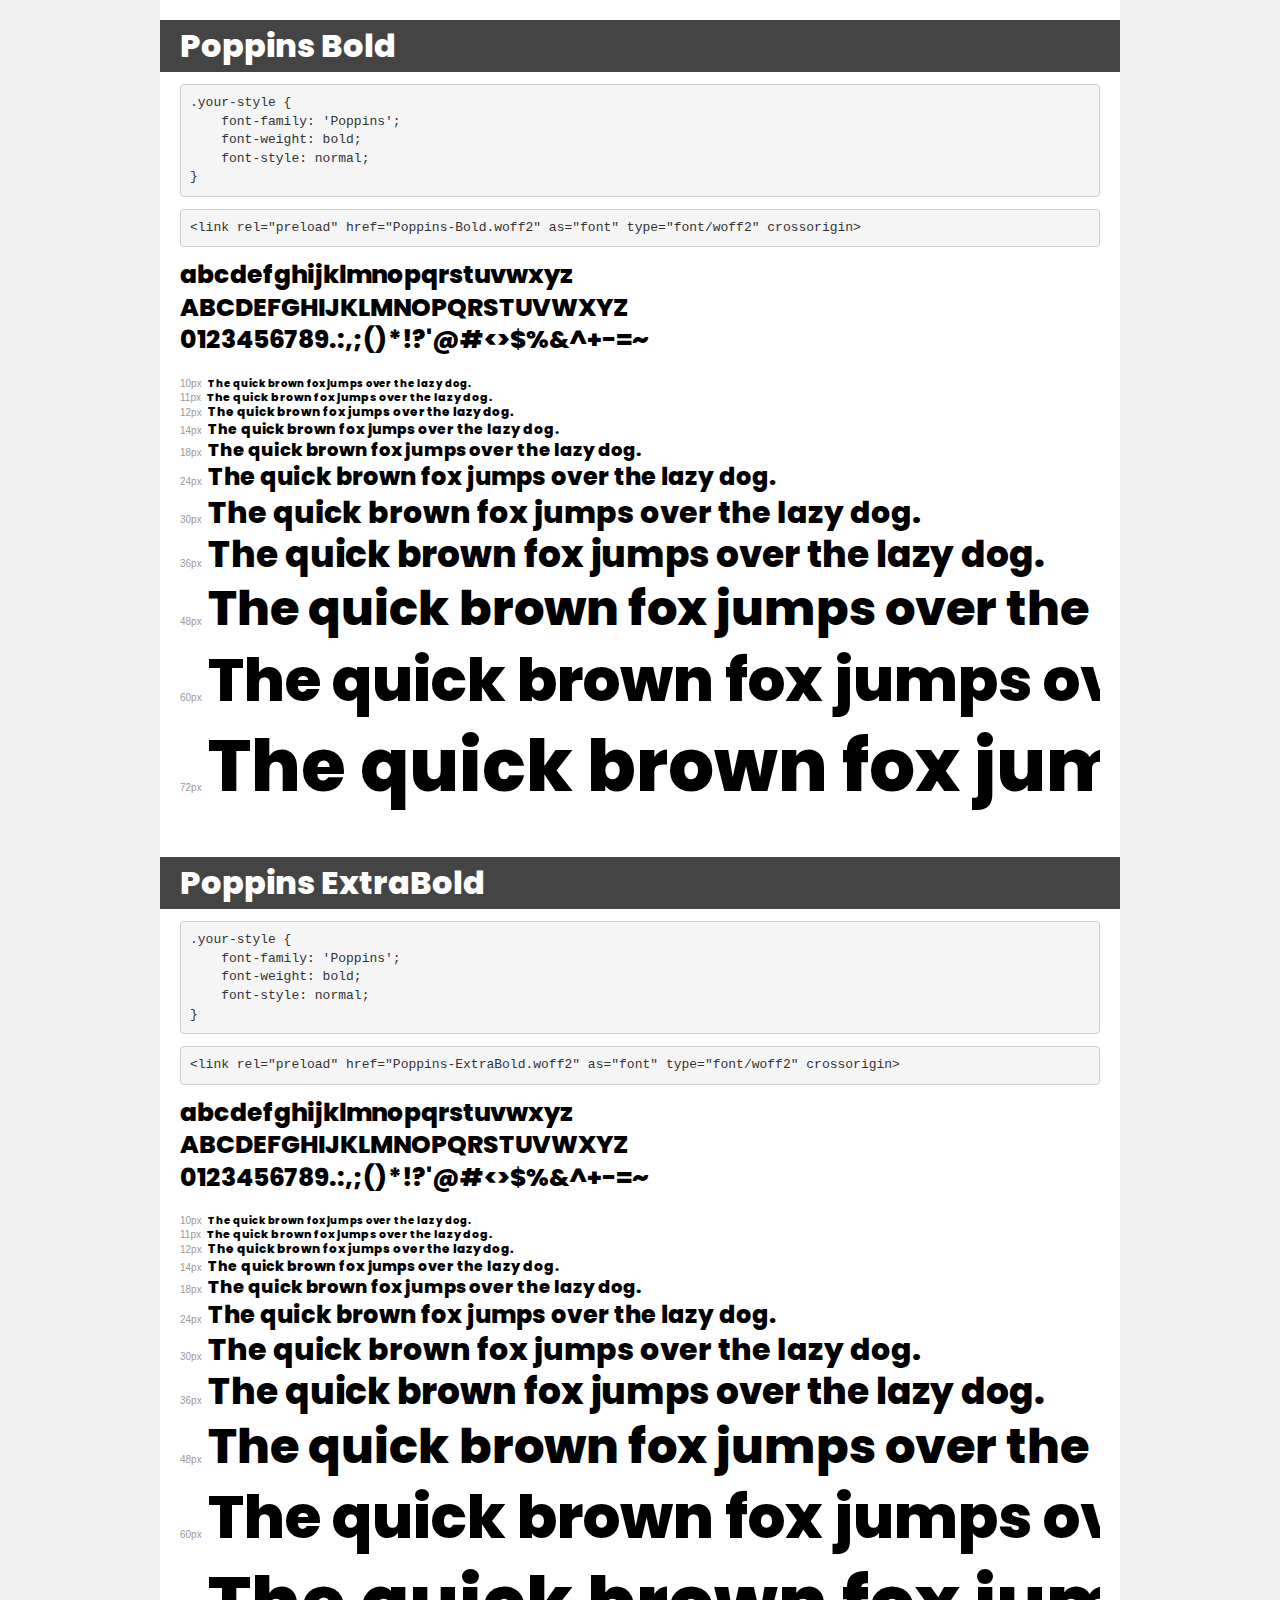
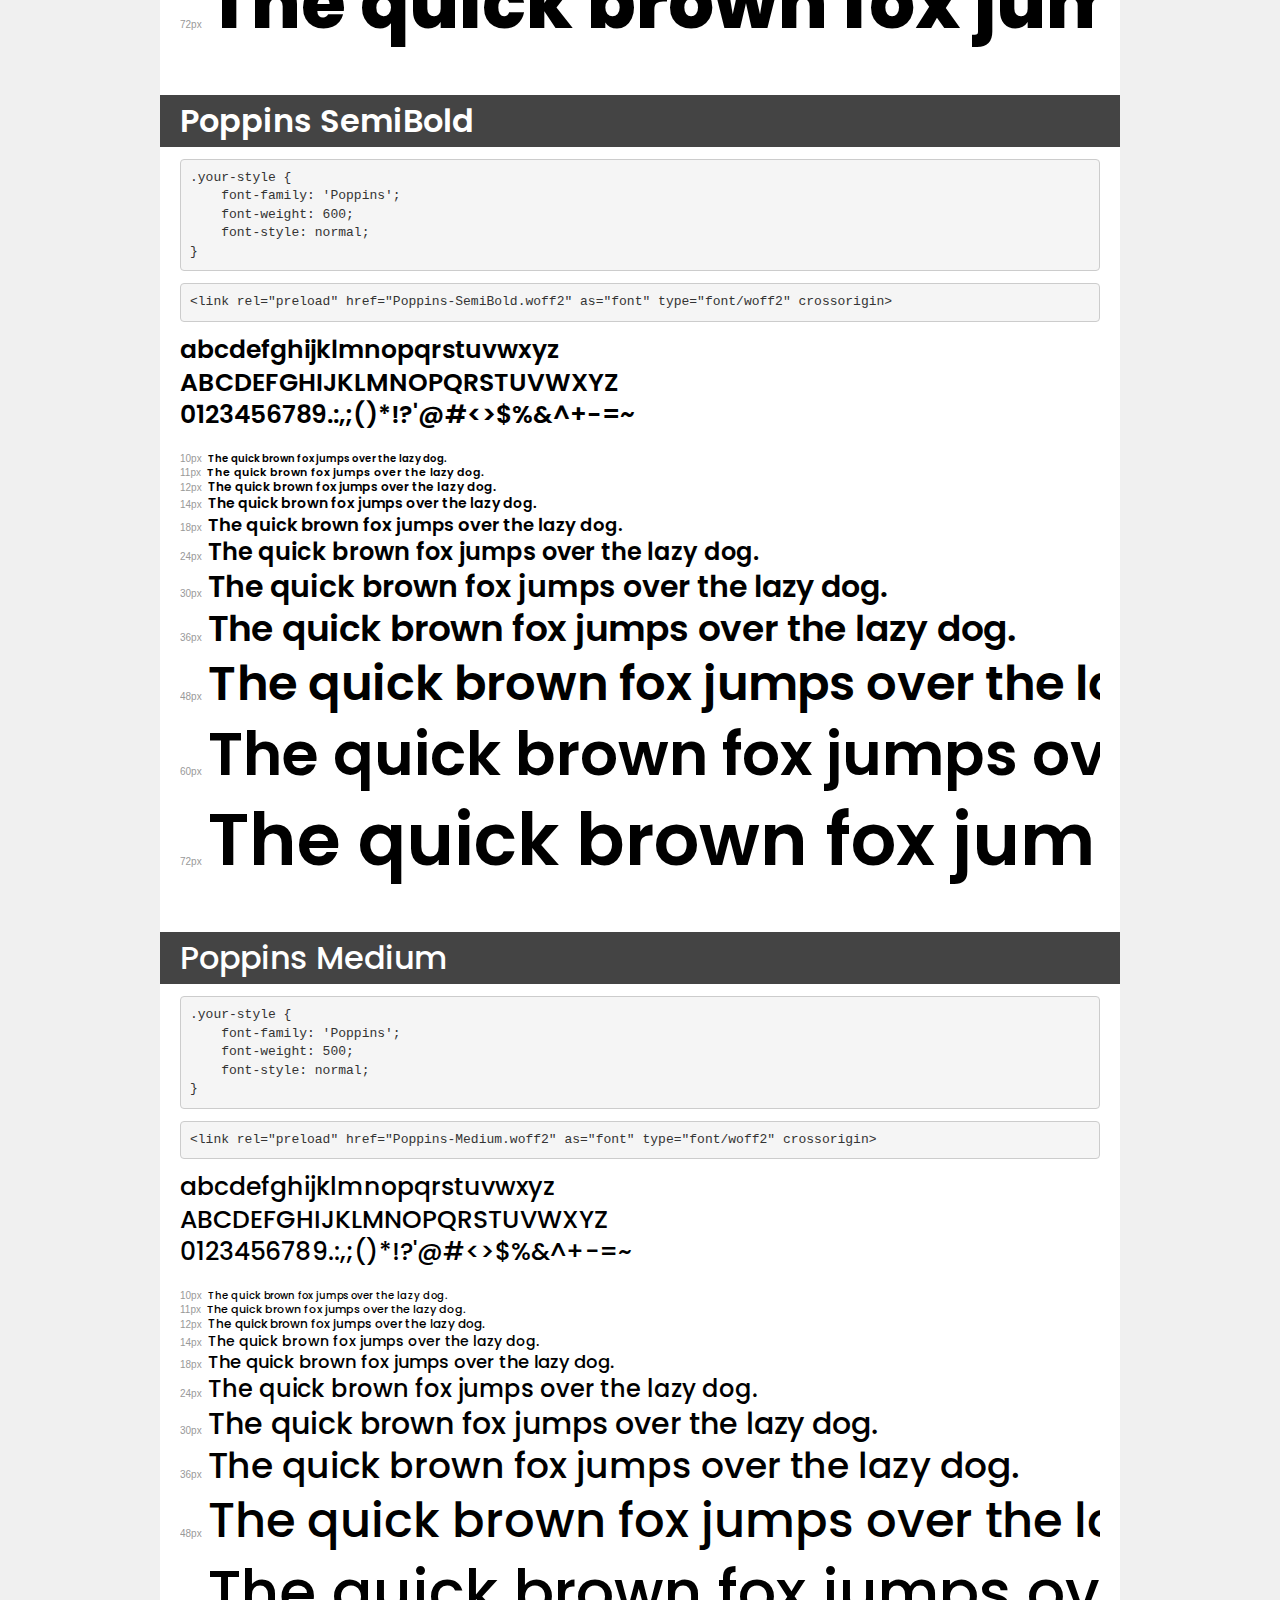
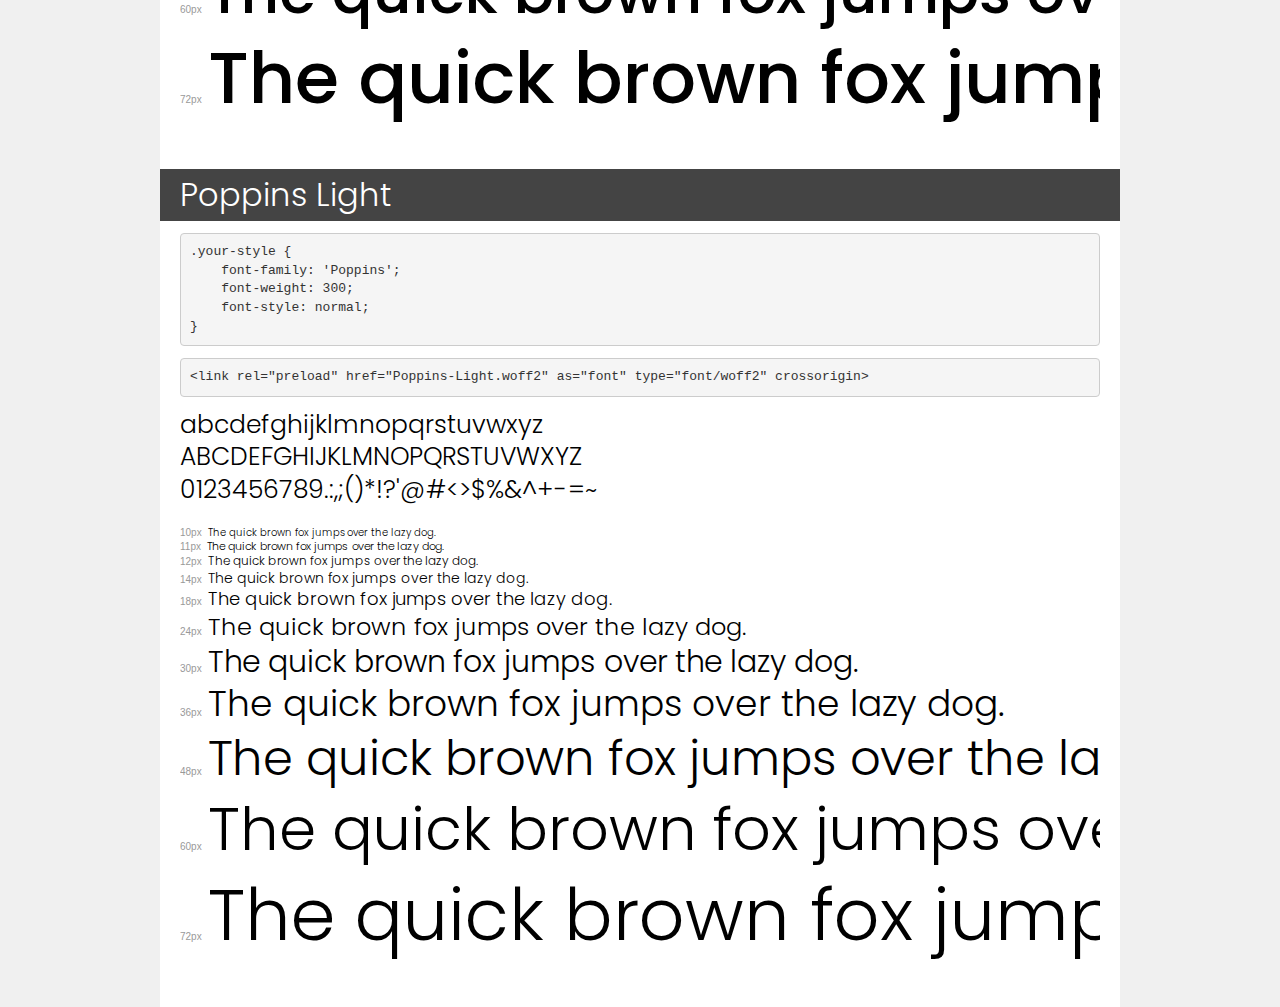
<file: fonts/demo.html>
<!DOCTYPE html>
<html lang="en">
<head>
    <meta charset="utf-8">
    <meta http-equiv="X-UA-Compatible" content="IE=edge">
    <meta name="viewport" content="width=device-width, initial-scale=1">
    <meta name="robots" content="noindex, noarchive">
    <meta name="format-detection" content="telephone=no">
    <title>Transfonter demo</title>
    <link href="stylesheet.css" rel="stylesheet">
    <style>
        /*
        http://meyerweb.com/eric/tools/css/reset/
        v2.0 | 20110126
        License: none (public domain)
        */
        html, body, div, span, applet, object, iframe,
        h1, h2, h3, h4, h5, h6, p, blockquote, pre,
        a, abbr, acronym, address, big, cite, code,
        del, dfn, em, img, ins, kbd, q, s, samp,
        small, strike, strong, sub, sup, tt, var,
        b, u, i, center,
        dl, dt, dd, ol, ul, li,
        fieldset, form, label, legend,
        table, caption, tbody, tfoot, thead, tr, th, td,
        article, aside, canvas, details, embed,
        figure, figcaption, footer, header, hgroup,
        menu, nav, output, ruby, section, summary,
        time, mark, audio, video {
            margin: 0;
            padding: 0;
            border: 0;
            font-size: 100%;
            font: inherit;
            vertical-align: baseline;
        }
        /* HTML5 display-role reset for older browsers */
        article, aside, details, figcaption, figure,
        footer, header, hgroup, menu, nav, section {
            display: block;
        }
        body {
            line-height: 1;
        }
        ol, ul {
            list-style: none;
        }
        blockquote, q {
            quotes: none;
        }
        blockquote:before, blockquote:after,
        q:before, q:after {
            content: '';
            content: none;
        }
        table {
            border-collapse: collapse;
            border-spacing: 0;
        }
        /* demo styles */
        body {
            background: #f0f0f0;
            color: #000;
        }
        .page {
            background: #fff;
            width: 920px;
            margin: 0 auto;
            padding: 20px 20px 0 20px;
            overflow: hidden;
        }
        .font-container {
            overflow-x: auto;
            overflow-y: hidden;
            margin-bottom: 40px;
            line-height: 1.3;
            white-space: nowrap;
            padding-bottom: 5px;
        }
        h1 {
            position: relative;
            background: #444;
            font-size: 32px;
            color: #fff;
            padding: 10px 20px;
            margin: 0 -20px 12px -20px;
        }
        .letters {
            font-size: 25px;
            margin-bottom: 20px;
        }
        .s10:before {
            content: '10px';
        }
        .s11:before {
            content: '11px';
        }
        .s12:before {
            content: '12px';
        }
        .s14:before {
            content: '14px';
        }
        .s18:before {
            content: '18px';
        }
        .s24:before {
            content: '24px';
        }
        .s30:before {
            content: '30px';
        }
        .s36:before {
            content: '36px';
        }
        .s48:before {
            content: '48px';
        }
        .s60:before {
            content: '60px';
        }
        .s72:before {
            content: '72px';
        }
        .s10:before, .s11:before, .s12:before, .s14:before,
        .s18:before, .s24:before, .s30:before, .s36:before,
        .s48:before, .s60:before, .s72:before {
            font-family: Arial, sans-serif;
            font-size: 10px;
            font-weight: normal;
            font-style: normal;
            color: #999;
            padding-right: 6px;
        }
        pre {
            display: block;
            padding: 9px;
            margin: 0 0 12px;
            font-family: Monaco, Menlo, Consolas, "Courier New", monospace;
            font-size: 13px;
            line-height: 1.428571429;
            color: #333;
            font-weight: normal;
            font-style: normal;
            background-color: #f5f5f5;
            border: 1px solid #ccc;
            overflow-x: auto;
            border-radius: 4px;
        }
        /* responsive */
        @media (max-width: 959px) {
            .page {
                width: auto;
                margin: 0;
            }
        }
    </style>
</head>
<body>
<div class="page">
    <div class="demo">
        <h1 style="font-family: 'Poppins'; font-weight: bold; font-style: normal;">Poppins Bold</h1>
        <pre title="Usage">.your-style {
    font-family: 'Poppins';
    font-weight: bold;
    font-style: normal;
}</pre>
        <pre title="Preload (optional)">
&lt;link rel=&quot;preload&quot; href=&quot;Poppins-Bold.woff2&quot; as=&quot;font&quot; type=&quot;font/woff2&quot; crossorigin&gt;</pre>
        <div class="font-container" style="font-family: 'Poppins'; font-weight: bold; font-style: normal;">
            <p class="letters">
                abcdefghijklmnopqrstuvwxyz<br>
ABCDEFGHIJKLMNOPQRSTUVWXYZ<br>
                0123456789.:,;()*!?'@#&lt;&gt;$%&^+-=~
            </p>
            <p class="s10" style="font-size: 10px;">The quick brown fox jumps over the lazy dog.</p>
            <p class="s11" style="font-size: 11px;">The quick brown fox jumps over the lazy dog.</p>
            <p class="s12" style="font-size: 12px;">The quick brown fox jumps over the lazy dog.</p>
            <p class="s14" style="font-size: 14px;">The quick brown fox jumps over the lazy dog.</p>
            <p class="s18" style="font-size: 18px;">The quick brown fox jumps over the lazy dog.</p>
            <p class="s24" style="font-size: 24px;">The quick brown fox jumps over the lazy dog.</p>
            <p class="s30" style="font-size: 30px;">The quick brown fox jumps over the lazy dog.</p>
            <p class="s36" style="font-size: 36px;">The quick brown fox jumps over the lazy dog.</p>
            <p class="s48" style="font-size: 48px;">The quick brown fox jumps over the lazy dog.</p>
            <p class="s60" style="font-size: 60px;">The quick brown fox jumps over the lazy dog.</p>
            <p class="s72" style="font-size: 72px;">The quick brown fox jumps over the lazy dog.</p>
        </div>
    </div>

    <div class="demo">
        <h1 style="font-family: 'Poppins'; font-weight: bold; font-style: normal;">Poppins ExtraBold</h1>
        <pre title="Usage">.your-style {
    font-family: 'Poppins';
    font-weight: bold;
    font-style: normal;
}</pre>
        <pre title="Preload (optional)">
&lt;link rel=&quot;preload&quot; href=&quot;Poppins-ExtraBold.woff2&quot; as=&quot;font&quot; type=&quot;font/woff2&quot; crossorigin&gt;</pre>
        <div class="font-container" style="font-family: 'Poppins'; font-weight: bold; font-style: normal;">
            <p class="letters">
                abcdefghijklmnopqrstuvwxyz<br>
ABCDEFGHIJKLMNOPQRSTUVWXYZ<br>
                0123456789.:,;()*!?'@#&lt;&gt;$%&^+-=~
            </p>
            <p class="s10" style="font-size: 10px;">The quick brown fox jumps over the lazy dog.</p>
            <p class="s11" style="font-size: 11px;">The quick brown fox jumps over the lazy dog.</p>
            <p class="s12" style="font-size: 12px;">The quick brown fox jumps over the lazy dog.</p>
            <p class="s14" style="font-size: 14px;">The quick brown fox jumps over the lazy dog.</p>
            <p class="s18" style="font-size: 18px;">The quick brown fox jumps over the lazy dog.</p>
            <p class="s24" style="font-size: 24px;">The quick brown fox jumps over the lazy dog.</p>
            <p class="s30" style="font-size: 30px;">The quick brown fox jumps over the lazy dog.</p>
            <p class="s36" style="font-size: 36px;">The quick brown fox jumps over the lazy dog.</p>
            <p class="s48" style="font-size: 48px;">The quick brown fox jumps over the lazy dog.</p>
            <p class="s60" style="font-size: 60px;">The quick brown fox jumps over the lazy dog.</p>
            <p class="s72" style="font-size: 72px;">The quick brown fox jumps over the lazy dog.</p>
        </div>
    </div>

    <div class="demo">
        <h1 style="font-family: 'Poppins'; font-weight: 600; font-style: normal;">Poppins SemiBold</h1>
        <pre title="Usage">.your-style {
    font-family: 'Poppins';
    font-weight: 600;
    font-style: normal;
}</pre>
        <pre title="Preload (optional)">
&lt;link rel=&quot;preload&quot; href=&quot;Poppins-SemiBold.woff2&quot; as=&quot;font&quot; type=&quot;font/woff2&quot; crossorigin&gt;</pre>
        <div class="font-container" style="font-family: 'Poppins'; font-weight: 600; font-style: normal;">
            <p class="letters">
                abcdefghijklmnopqrstuvwxyz<br>
ABCDEFGHIJKLMNOPQRSTUVWXYZ<br>
                0123456789.:,;()*!?'@#&lt;&gt;$%&^+-=~
            </p>
            <p class="s10" style="font-size: 10px;">The quick brown fox jumps over the lazy dog.</p>
            <p class="s11" style="font-size: 11px;">The quick brown fox jumps over the lazy dog.</p>
            <p class="s12" style="font-size: 12px;">The quick brown fox jumps over the lazy dog.</p>
            <p class="s14" style="font-size: 14px;">The quick brown fox jumps over the lazy dog.</p>
            <p class="s18" style="font-size: 18px;">The quick brown fox jumps over the lazy dog.</p>
            <p class="s24" style="font-size: 24px;">The quick brown fox jumps over the lazy dog.</p>
            <p class="s30" style="font-size: 30px;">The quick brown fox jumps over the lazy dog.</p>
            <p class="s36" style="font-size: 36px;">The quick brown fox jumps over the lazy dog.</p>
            <p class="s48" style="font-size: 48px;">The quick brown fox jumps over the lazy dog.</p>
            <p class="s60" style="font-size: 60px;">The quick brown fox jumps over the lazy dog.</p>
            <p class="s72" style="font-size: 72px;">The quick brown fox jumps over the lazy dog.</p>
        </div>
    </div>

    <div class="demo">
        <h1 style="font-family: 'Poppins'; font-weight: 500; font-style: normal;">Poppins Medium</h1>
        <pre title="Usage">.your-style {
    font-family: 'Poppins';
    font-weight: 500;
    font-style: normal;
}</pre>
        <pre title="Preload (optional)">
&lt;link rel=&quot;preload&quot; href=&quot;Poppins-Medium.woff2&quot; as=&quot;font&quot; type=&quot;font/woff2&quot; crossorigin&gt;</pre>
        <div class="font-container" style="font-family: 'Poppins'; font-weight: 500; font-style: normal;">
            <p class="letters">
                abcdefghijklmnopqrstuvwxyz<br>
ABCDEFGHIJKLMNOPQRSTUVWXYZ<br>
                0123456789.:,;()*!?'@#&lt;&gt;$%&^+-=~
            </p>
            <p class="s10" style="font-size: 10px;">The quick brown fox jumps over the lazy dog.</p>
            <p class="s11" style="font-size: 11px;">The quick brown fox jumps over the lazy dog.</p>
            <p class="s12" style="font-size: 12px;">The quick brown fox jumps over the lazy dog.</p>
            <p class="s14" style="font-size: 14px;">The quick brown fox jumps over the lazy dog.</p>
            <p class="s18" style="font-size: 18px;">The quick brown fox jumps over the lazy dog.</p>
            <p class="s24" style="font-size: 24px;">The quick brown fox jumps over the lazy dog.</p>
            <p class="s30" style="font-size: 30px;">The quick brown fox jumps over the lazy dog.</p>
            <p class="s36" style="font-size: 36px;">The quick brown fox jumps over the lazy dog.</p>
            <p class="s48" style="font-size: 48px;">The quick brown fox jumps over the lazy dog.</p>
            <p class="s60" style="font-size: 60px;">The quick brown fox jumps over the lazy dog.</p>
            <p class="s72" style="font-size: 72px;">The quick brown fox jumps over the lazy dog.</p>
        </div>
    </div>

    <div class="demo">
        <h1 style="font-family: 'Poppins'; font-weight: 300; font-style: normal;">Poppins Light</h1>
        <pre title="Usage">.your-style {
    font-family: 'Poppins';
    font-weight: 300;
    font-style: normal;
}</pre>
        <pre title="Preload (optional)">
&lt;link rel=&quot;preload&quot; href=&quot;Poppins-Light.woff2&quot; as=&quot;font&quot; type=&quot;font/woff2&quot; crossorigin&gt;</pre>
        <div class="font-container" style="font-family: 'Poppins'; font-weight: 300; font-style: normal;">
            <p class="letters">
                abcdefghijklmnopqrstuvwxyz<br>
ABCDEFGHIJKLMNOPQRSTUVWXYZ<br>
                0123456789.:,;()*!?'@#&lt;&gt;$%&^+-=~
            </p>
            <p class="s10" style="font-size: 10px;">The quick brown fox jumps over the lazy dog.</p>
            <p class="s11" style="font-size: 11px;">The quick brown fox jumps over the lazy dog.</p>
            <p class="s12" style="font-size: 12px;">The quick brown fox jumps over the lazy dog.</p>
            <p class="s14" style="font-size: 14px;">The quick brown fox jumps over the lazy dog.</p>
            <p class="s18" style="font-size: 18px;">The quick brown fox jumps over the lazy dog.</p>
            <p class="s24" style="font-size: 24px;">The quick brown fox jumps over the lazy dog.</p>
            <p class="s30" style="font-size: 30px;">The quick brown fox jumps over the lazy dog.</p>
            <p class="s36" style="font-size: 36px;">The quick brown fox jumps over the lazy dog.</p>
            <p class="s48" style="font-size: 48px;">The quick brown fox jumps over the lazy dog.</p>
            <p class="s60" style="font-size: 60px;">The quick brown fox jumps over the lazy dog.</p>
            <p class="s72" style="font-size: 72px;">The quick brown fox jumps over the lazy dog.</p>
        </div>
    </div>

</div>
</body>
</html>
</file>
<file: style.css>
* {
  margin: 0;
  padding: 0;
  box-sizing: border-box;
}
body {
  font-family: poppins;
  padding-bottom: 8rem;
}
@font-face {
  font-family: poppins;
  font-style: normal;
  font-weight: 500;
  src: url("fonts/Poppins-Black.woff") format("woff");
}
@font-face {
  font-family: poppins;
  font-style: normal;
  font-weight: 300;
  src: url("fonts/Poppins-Light.woff") format("woff");
}
@font-face {
  font-family: poppins;
  font-style: normal;
  font-weight: 400;
  src: url("fonts/Poppins-Medium.woff") format("woff");
}

@font-face {
  font-family: poppins;
  font-style: normal;
  font-weight: 800;
  src: url("fonts/Poppins-Bold.woff") format("woff");
}
@font-face {
  font-family: poppins;
  font-style: normal;
  font-weight: 900;
  src: url("fonts/Poppins-ExtraBold.woff") format("woff");
}
:root {
  --color-C90000: #c90000;
  --color-FFC300: #ffc300;
  --color-7D7C7C: #7d7c7c;
  --color-504F4F: #504f4f;
  --color-323232: #323232;
  --color-FFF6A3: #fff6a3;
  --color-F1F1F1: #f1f1f1;
  --color-E3E3E3: #e3e3e3;
  --color-fff: #fff;
  --color-7090B033: #7090b033;
  /* --color_FFC300:#FFC300: */
  --color-241: rgba(241, 241, 241, 0.4);
  --color-FFFDE6: #fffde6;
}

.main-header {
  margin-top: 1.5rem;
}
.container-site {
  max-width: 1178px;
  margin: 0 auto;
  padding: 0 0.5rem;
}
.navigation {
  display: grid;
  grid-template-columns: 65px 625px 187px;
  justify-content: space-between;
  align-items: center;
}
.navigation ul {
  display: flex;
  justify-content: flex-start;
  align-items: center;
  gap: 2.5rem;
}
.navigation ul li {
  list-style-type: none;
}
.navigation ul li a {
  font-weight: 600;
  text-decoration: none;
  color: var(--color-C90000);
}
.navigation ul li:not(:first-child) a {
  font-weight: 500;
  text-decoration: none;
  color: var(--color-7D7C7C);
}
.link-navigation a:first-child {
  font-weight: 500;
  color: var(--color-C90000);
}
.link-navigation a {
  text-decoration: none;
  border-radius: 100px;
  border: 1px solid var(--color-C90000);
  -webkit-border-radius: 100px;
  -moz-border-radius: 100px;
  -ms-border-radius: 100px;
  -o-border-radius: 100px;
  padding: 11px 10px 11px 10px;
  font-size: 16px;
}
.link-navigation a:last-child {
  font-weight: 400;
  background-color: var(--color-C90000);
  color: var(--color-fff);
  margin-left: 10px;
}
.nav-menu-sidebar {
  flex-direction: column;
  position: fixed;
  left: 0;
  background-color: var(--color-fff);
  height: 100%;
  top: 0;
  padding: 1rem;
  width: 200px;
  z-index: 100;
  border: 0.5px solid var(--color-E3E3E3);
  transform: translate();
  -webkit-transform: translateX(-300px);
  -moz-transform: translate();
  -ms-transform: translate();
  -o-transform: translate();
  transition: all 750ms ease-in;
  -webkit-transition: all 750ms ease-in;
  -moz-transition: all 750ms ease-in;
  -ms-transition: all 750ms ease-in;
  -o-transition: all 750ms ease-in;
}
#close-icon {
  display: none;
  color: var(--color-C90000);
}
#menu:checked + label + ul {
  transform: translateX(0);
  -webkit-transform: translateX(0);
  -moz-transform: translateX(0);
  -ms-transform: translateX(0);
  -o-transform: translateX(0);
}
#menu:checked + label .img-icon:first-child {
  display: none;
}
#menu:checked + label #close-icon {
  display: block;
}

.header-bottom {
  display: grid;
  grid-template-columns: repeat(2, 1fr);
  justify-content: center;
  align-items: center;
}
.content-left h1 {
  font-weight: 600;
  font-size: 48px;
  line-height: 72px;
  color: var(--color-C90000);
}
.content-left > p {
  font-weight: 400;
  color: var(--color-504F4F);
  font-size: 16px;
  line-height: 20px;
}
.order-food {
  margin-top: 2.5rem;
}
.text-price-order {
  margin-bottom: 2rem;
}
.text-price-order span:first-child {
  color: var(--color-7D7C7C);
  font-weight: 300;
  font-size: 16px;
  line-height: 24px;
}
.text-price-order span:last-child {
  color: var(--color-323232);
  font-weight: 500;
  font-size: 24px;
  line-height: 36px;
}
.action-order {
  display: flex;
  justify-content: space-between;
  max-width: 75%;
}
.btn-action-order {
  padding: 8px 16px;
  height: 45px;
  display: flex;
  gap: 12px;
  align-items: center;
  justify-content: center;
  border: 1px solid var(--color-F1F1F1);
  box-shadow: 0 10px 17px 0 var(--color-7090B033);
  border-radius: 100px;
  -webkit-border-radius: 100px;
  -moz-border-radius: 100px;
  -ms-border-radius: 100px;
  -o-border-radius: 100px;
  max-width: 40%;
}
.btn-action-order > i {
  margin-right: 5px;
  margin-top: -3px;
}
.btn-action-order .btn-plus {
  border: none;
  background-color: var(--color-fff);
  color: var(--color-7D7C7C);
}
.btn-action-order .btn-minus {
  border: none;
  background-color: var(--color-fff);
  color: var(--color-7D7C7C);
}
.btn-action-order span {
  color: var(--color-FFC300);
  font-size: 20px;
  font-weight: 500;
}

.action-order > button {
  display: flex;
  justify-content: center;
  align-items: center;
  box-shadow: 0 20px 20px 0 var(--color-7090B033);
  font-size: 20px;
  padding: 16px 24px;
  gap: 12px;
  border: none;
  border-radius: 100px;
  background-color: var(--color-FFC300);
  color: var(--color-323232);
  font-size: 20px;
  font-weight: 600;
  -webkit-border-radius: 100px;
  -moz-border-radius: 100px;
  -ms-border-radius: 100px;
  -o-border-radius: 100px;
  max-width: 60%;
  height: 20%;
}
.order-now img {
  margin-right: 5px;
  margin-top: -5px;
}
.content-right {
  position: relative;
}
.svg-delivery {
  position: absolute;
  top: 3rem;
  left: -6rem;
  border: 1px solid var(--color-F1F1F1);
  background-color: var(--color-241);
  padding: 12px;
  border-radius: 50px 50px 0 50px;
  -webkit-border-radius: 50px 50px 0 50px;
  -moz-border-radius: 50px 50px 0 50px;
  -ms-border-radius: 50px 50px 0 50px;
  -o-border-radius: 50px 50px 0 50px;
  text-align: center;
}
.svg-delivery div {
  display: flex;
  align-items: center;
  justify-content: center;
}
.svg-delivery div span {
  color: var(--color-323232);
  font-weight: 500;
  font-size: 20px;
  margin-left: 5px;
}
.svg-delivery span {
  margin-top: 4px;
  display: inline-block;
  color: var(--color-7D7C7C);
  font-size: 16px;
  font-weight: 400;
}
.row_title_section_food h4 {
  position: relative;
  color: var(--color-C90000);
  font-size: 48px;
  font-weight: 600;
  width: max-content;
  text-transform: uppercase;
}
.line_bottom_row_title {
  width: 100%;
  height: 9px;
  background-color: var(--color-FFF6A3);
  position: absolute;
  top: 43px;
  z-index: -1;
}

.row_button_category {
  display: grid;
  grid-auto-columns: 178px;
  grid-auto-flow: column;
  overflow-x: auto;
  column-gap: 15px;
  margin-top: 32px;
}
.row_button_category > button {
  display: flex;
  align-items: center;
  justify-content: center;
  border: 1px solid var(--color-E3E3E3);
  background-color: var(--color-F1F1F1);
  color: var(--color-504F4F);
  font-size: 16px;
  font-weight: 500;
  padding: 8px 20px;
  column-gap: 12px;
  border-radius: 100px;
  -webkit-border-radius: 100px;
  -moz-border-radius: 100px;
  -ms-border-radius: 100px;
  -o-border-radius: 100px;
}

.button_active_category {
  background-color: var(--color-FFC300) !important;
  color: var(--color-323232) !important;
  font-weight: 600 !important;
}
/* row-grid-food-products */

.row-grid-food-products {
  margin-top: 32px;
  display: grid;
  /* grid-template-columns: repeat(3,1fr); */
  grid-template-columns: repeat(auto-fit, minmax(300px, 1fr));
  justify-content: center;
  align-items: center;
  gap: 30px;
}
.grid-item-food {
  position: relative;
  padding: 16px;
  border: 1px solid var(--color-E3E3E3);
  border-radius: 12px;
  -webkit-border-radius: 12px;
  -moz-border-radius: 12px;
  -ms-border-radius: 12px;
  -o-border-radius: 12px;
}

.img-grid-item-food {
  position: relative;
  text-align: center;
}
/* .img-grid-item-food > img {
  max-width: 220px;
   max-height: 200px; 
} */
.img-grid-item-food div {
  position: absolute;
  background-color: var(--color-FFFDE6);
  width: 100%;
  height: 105px;
  border-radius: 12px;
  -webkit-border-radius: 12px;
  -moz-border-radius: 12px;
  -ms-border-radius: 12px;
  -o-border-radius: 12px;
  z-index: -1;
  bottom: -5px;
}
.Badge-Discount {
  width: 48px;
  position: absolute;
}
.info-grid-item-food {
  margin-top: 18px;
}
.info-grid-item-food h5 {
  font-size: 20px;
  line-height: 25px;
  font-weight: 600;
  color: var(--color-323232);
}
.info-grid-item-food p {
  font-size: 14px;
  line-height: 20px;
  font-weight: 400;
  color: var(--color-504F4F);
}
.score-grid-item-food {
  margin: 12px 0 20px 0;
}
.bottom-grid-item-food {
  display: flex;
  justify-content: space-between;
  align-items: center;
}
.bottom-grid-item-food span {
  font-size: 24px;
  font-weight: 600;
  line-height: 36px;
}
.bottom-grid-item-food > button {
  background-color: var(--color-C90000);

  border-radius: 8px;
  padding: 8px;
  border: none;
  -webkit-border-radius: 8px;
  -moz-border-radius: 8px;
  -ms-border-radius: 8px;
  -o-border-radius: 8px;
}


.see_all_food{
  margin-top: 1.5rem;
  text-align: center;
}
.see_all_food a{
  color: var(--color_504F4F);
  font-size: 20px;
  font-weight: 500;
  text-decoration: underline;
}
.section_off{
  margin-top: 10rem;
}
.section_off .row_title_section_food{
  display: flex;
  justify-content: center;
}
.item_food_off{
  width: 370px;
  height: 335px;
  border: 1px solid var(--color_E3E3E3);
  background-color: var(--color_F1F1F1);
  padding: 2rem 0 2rem 1.2rem;
  border-radius: 20px;
  overflow: hidden;
  -webkit-border-radius: 20px;
  -moz-border-radius: 20px;
  -ms-border-radius: 20px;
  -o-border-radius: 20px;
}
.row_info_food_off{
  display: flex;
}
.title_sm_item_food_off  {
  display: flex;
  align-items: center;
  column-gap: 11px;
}
.title_sm_item_food_off span:first-child {
 color: var(--color_323232);
 font-size: 16px;
 font-weight: 400;
}
.title_sm_item_food_off span:last-child {
  display: inline-block;
  width: 75%;
  background-color: var(--color_7D7C7C);
  height: 1px;
}
.left_item_food_off{
width: 95%;
}
.left_item_food_off h6{
  color: var(--color_C90000);
  font-size: 27px;
  font-weight: 600;
  text-transform: uppercase;
  margin: 0.9rem 0;
}
.left_item_food_off p{
  color: var(--color_504F4F);
  font-size: 16px;
  font-weight: 400;
  line-height: 24px;
  
}
.price_off del{
  color: var(--color_7D7C7C);
  font-size: 16px;
  font-weight: 600;
}
.price_off span{
  color: var(--color_C90000);
  font-size: 24px;
  font-weight: 600;
  margin-top: 0.5rem;
  display: inline-block;
}
.left_item_food_off button{
  background-color: var(--color_504F4F);
  color: var(--color-F1F1F1);
  font-size: 16px;
  font-weight: 500;
  border-radius: 20px;
  font-family: poppins;
  display: flex;
  align-items: center;
  column-gap: 3px;
  padding: 8px 12px;
  border: none;
  margin-top: 4.5rem;
  -webkit-border-radius: 20px;
  -moz-border-radius: 20px;
  -ms-border-radius: 20px;
  -o-border-radius: 20px;
}
.left_item_food_off button span{
  height: 24px;
  line-height: 27px;
}
.right_item_food_off img{
  transform: scale(2);
  position: relative;
  top: 25%;
  -webkit-transform: scale(2);
  -moz-transform: scale(2);
  -ms-transform: scale(2);
  -o-transform: scale(2);
}
</file>
<file: Media.css>
@media (max-width: 676px) {
  .header-bottom {
    display: grid;
    grid-template-columns: repeat(1, 1fr);
    justify-content: center;
    align-items: center;
  }
  .content-left {
    width: 100%;
    text-align: center;
  }
  .content-left p {
    max-width: 100%;
    margin:1.5rem  0;
  }
  .order-food-desktop {
    display: none;
  }
  .order-food-mobile {
    margin-top: 3rem;
    display: flex;
    flex-direction: column;
    align-items: center;
  }
  .svg-delivery {
  position: static;
  width: 22%;
  }
  .action-order > button{
    padding: 9px;
  }
  .action-order > .btn-action-order{
    margin-top: -2px;
  }
}

@media (min-width: 677px) {
  .order-food-mobile {
    display: none;
  }
}

@media (max-width: 834px) {
  .navigation {
    grid-template-columns: repeat(3, auto);
  }

  .navigation > ul {
    display: none;
  }

  .link-navigation {
    justify-self: center;
  }

  .icon-menu img {
    justify-self: flex-end;
  }

  .order-food {
    margin-top: 2rem;
  }

  .content-left h1 {
    font-size: 35px;
    line-height: 45px;
  }

  .content-left p {
    font-size: 15px;
    line-height: 22.5px;
    font-weight: 400;
  }

  .btn-action-order {
    max-width: 54%;
    padding: 5px 10px;
    gap: 2px;
  }

  .action-order {
    justify-content: flex-start;
    gap: 1.5rem;
  }

  .action-order > button {
    padding: 16px;
    font-size: 14px;
  }

  .order-now {
    padding: 10px;
    font-size: 16px;
  }

  .svg-delivery {
    padding: 6px;
    top: -10rem; /* یا هر مقدار دلخواه دیگر */
    left: -2rem; /* یا هر مقدار دلخواه دیگر */
  }

  .svg-delivery div span {
    font-size: 19px;
  }
  /* .row-grid-food-products{
     grid-template-columns: repeat(2,1fr); 

  } */
}

@media (max-width: 882px) {
  .header-bottom {
    margin-top: 2rem;
  }

  .svg-delivery {
    top: 1rem;
    /* این مقدار را در صورت نیاز تغییر دهید */
  }
}

@media (max-width: 1042px) {
  .action-order {
    max-width: 100%;
  }
}

@media (min-width: 834px) {
  .icon-menu img {
    display: none;
  }
}
</file>
<file: fonts/stylesheet.css>
@font-face {
    font-family: 'Poppins';
    src: url('Poppins-Bold.woff2') format('woff2'),
        url('Poppins-Bold.woff') format('woff');
    font-weight: bold;
    font-style: normal;
    font-display: swap;
}

@font-face {
    font-family: 'Poppins';
    src: url('Poppins-ExtraBold.woff2') format('woff2'),
        url('Poppins-ExtraBold.woff') format('woff');
    font-weight: bold;
    font-style: normal;
    font-display: swap;
}

@font-face {
    font-family: 'Poppins';
    src: url('Poppins-SemiBold.woff2') format('woff2'),
        url('Poppins-SemiBold.woff') format('woff');
    font-weight: 600;
    font-style: normal;
    font-display: swap;
}

@font-face {
    font-family: 'Poppins';
    src: url('Poppins-Medium.woff2') format('woff2'),
        url('Poppins-Medium.woff') format('woff');
    font-weight: 500;
    font-style: normal;
    font-display: swap;
}

@font-face {
    font-family: 'Poppins';
    src: url('Poppins-Light.woff2') format('woff2'),
        url('Poppins-Light.woff') format('woff');
    font-weight: 300;
    font-style: normal;
    font-display: swap;
}
</file>
